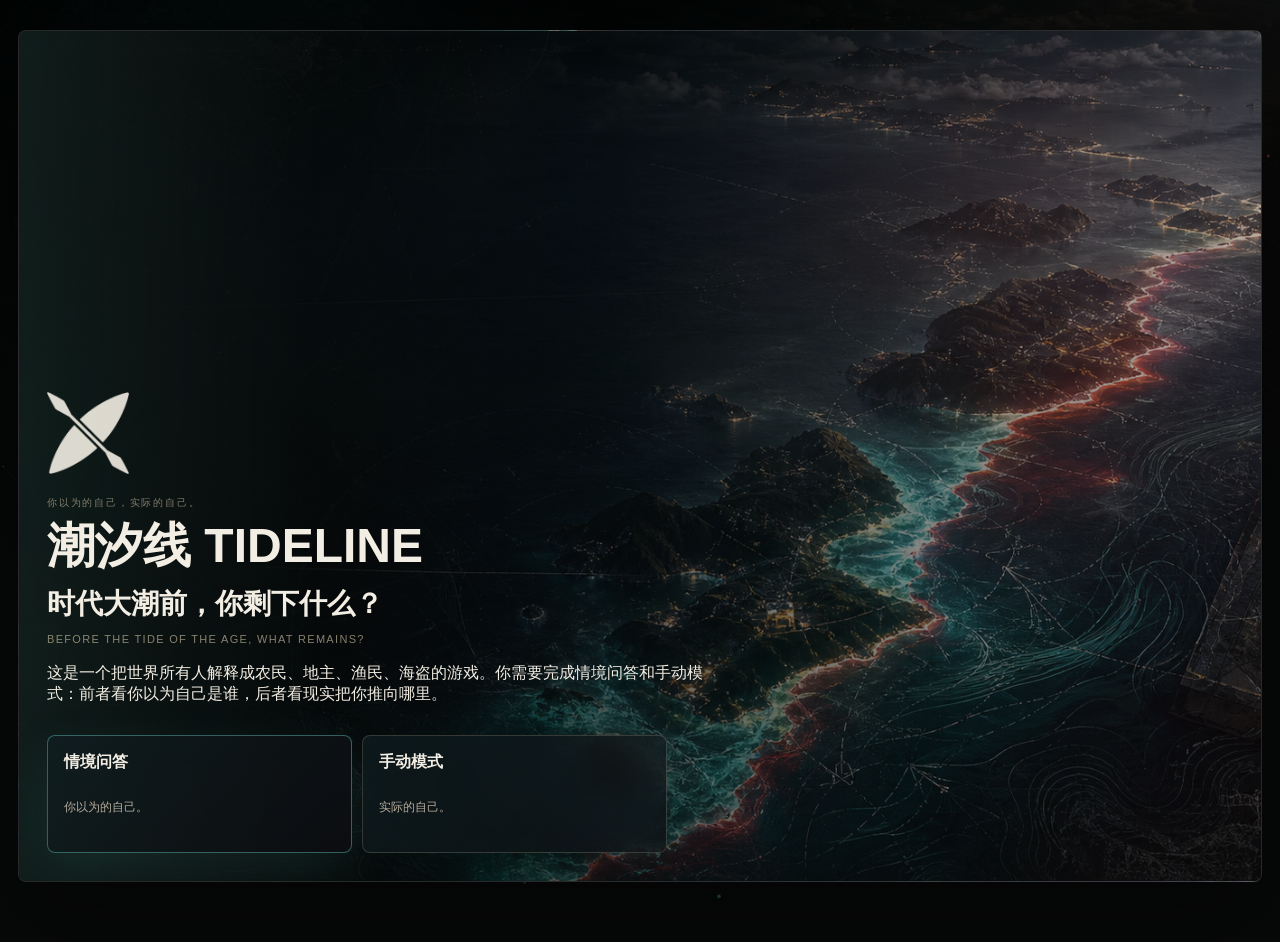
<file: index.html>
<!doctype html>
<html lang="zh-CN">
<head>
  <meta charset="utf-8">
  <meta name="viewport" content="width=device-width, initial-scale=1">
  <title>潮汐线 TIDELINE</title>
  <link rel="stylesheet" href="assets/styles.css?v=20260611a">
  <link rel="stylesheet" href="assets/mobile-fixes.css?v=20260611a">
</head>
<body data-page="home">
  <canvas id="network" aria-hidden="true"></canvas>
  <div class="result-flash" id="resultFlash" aria-hidden="true"></div>
  <main class="shell">
    <section class="crisis-hero home-only" id="hero" data-section="opening">
      <div class="hero-copy">
        <div class="hero-logo" aria-hidden="true"></div>
        <span class="section-note">你以为的自己，实际的自己。</span>
        <h1>潮汐线 TIDELINE</h1>
        <p class="hero-question"><strong>时代大潮前，你剩下什么？</strong><span>Before the tide of the age, what remains?</span></p>
        <p class="hero-intro">这是一个把世界所有人解释成农民、地主、渔民、海盗的游戏。你需要完成情境问答和手动模式：前者看你以为自己是谁，后者看现实把你推向哪里。</p>
        <div class="mode-choice">
          <div class="mode-grid">
            <a class="mode-card primary" href="quiz.html" data-start-mode="quiz">
              <strong>情境问答</strong>
              <span>你以为的自己。</span>
            </a>
            <a class="mode-card" href="test.html" data-start-mode="manual">
              <strong>手动模式</strong>
              <span>实际的自己。</span>
            </a>
          </div>
        </div>
      </div>
    </section>
  </main>
  <script type="module" src="assets/ui.js?v=20260611a"></script>
</body>
</html>
</file>
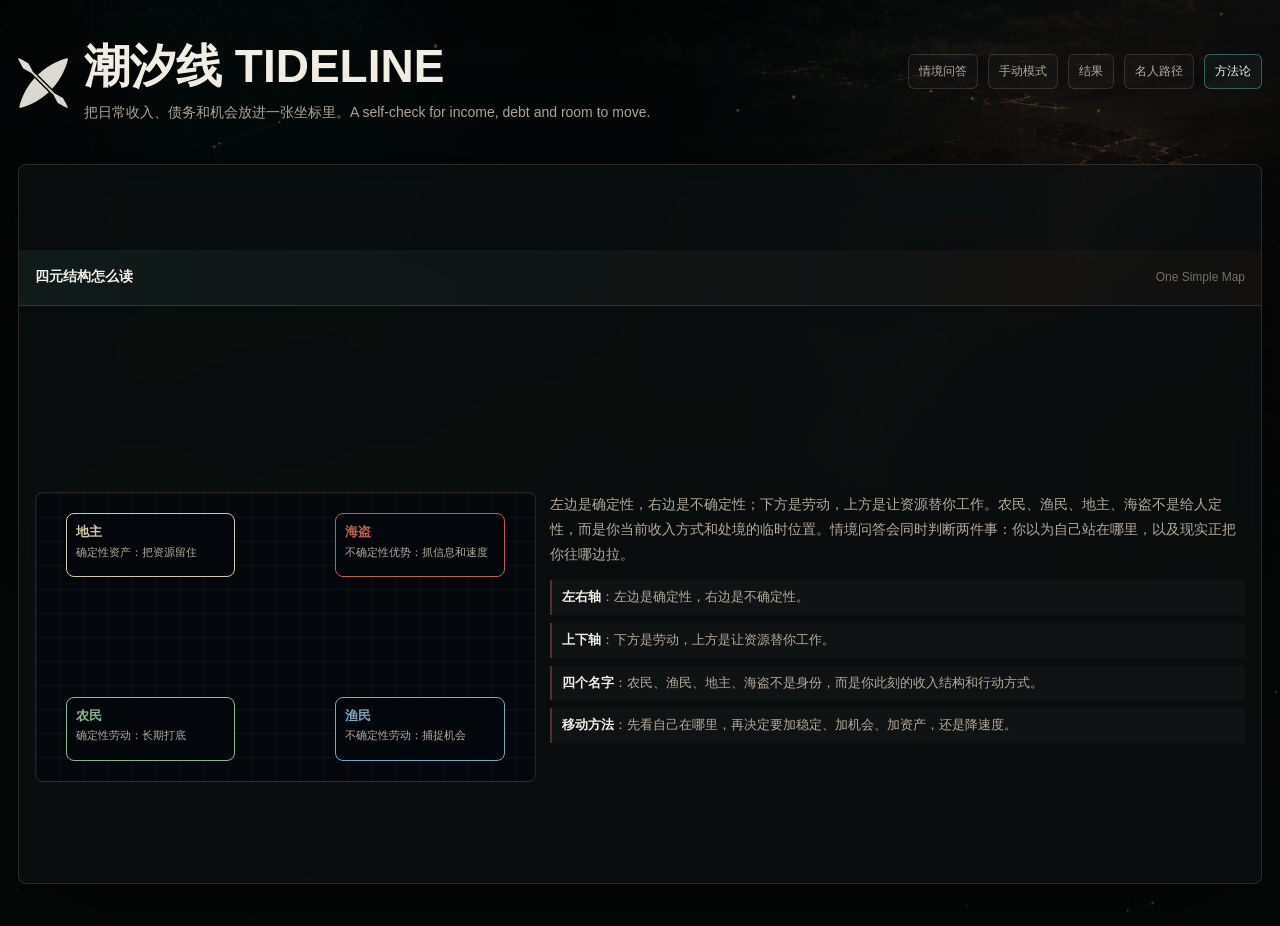
<file: model/index.html>
<!doctype html>
<html lang="zh-CN">
<head>
  <base href="../">
  <meta charset="utf-8">
  <meta name="viewport" content="width=device-width, initial-scale=1">
  <title>潮汐线 TIDELINE · 方法论</title>
  <link rel="stylesheet" href="assets/styles.css?v=20260611a">
  <link rel="stylesheet" href="assets/mobile-fixes.css?v=20260611a">
</head>
<body data-page="model">
  <canvas id="network" aria-hidden="true"></canvas>
  <div class="result-flash" id="resultFlash" aria-hidden="true"></div>
  <main class="shell">
    <header class="topbar" data-section="identity">
  <div class="brand"><div class="brand-mark" aria-hidden="true"></div><div><h1>潮汐线 TIDELINE</h1><p class="subtitle">把日常收入、债务和机会放进一张坐标里。A self-check for income, debt and room to move.</p></div></div>
  <nav class="page-nav" aria-label="主导航">
  <a class="" href="quiz.html">情境问答</a>
  <a class="" href="test.html">手动模式</a>
  <a class="" href="result.html">结果</a>
  <a class="" href="routes.html">名人路径</a>
  <a class="active" href="model.html">方法论</a>
</nav>
</header>
    <section class="panel full model-page" data-section="model-library"><div class="panel-head"><h2 class="panel-title">四元结构怎么读</h2><span class="panel-kicker">One Simple Map</span></div><div class="panel-body"><div class="theory"><div class="mini-map" id="miniMap"></div><div class="theory-copy"><p id="simpleTheoryDesc">左边是确定性，右边是不确定性；下方是劳动，上方是让资源替你工作。农民、渔民、地主、海盗不是给人定性，而是你当前收入方式和处境的临时位置。情境问答会同时判断两件事：你以为自己站在哪里，以及现实正把你往哪边拉。</p><div class="edge-list" id="edgeList"></div></div></div></div></section>
  </main>
  <script type="module" src="assets/ui.js?v=20260611a"></script>
</body>
</html>
</file>
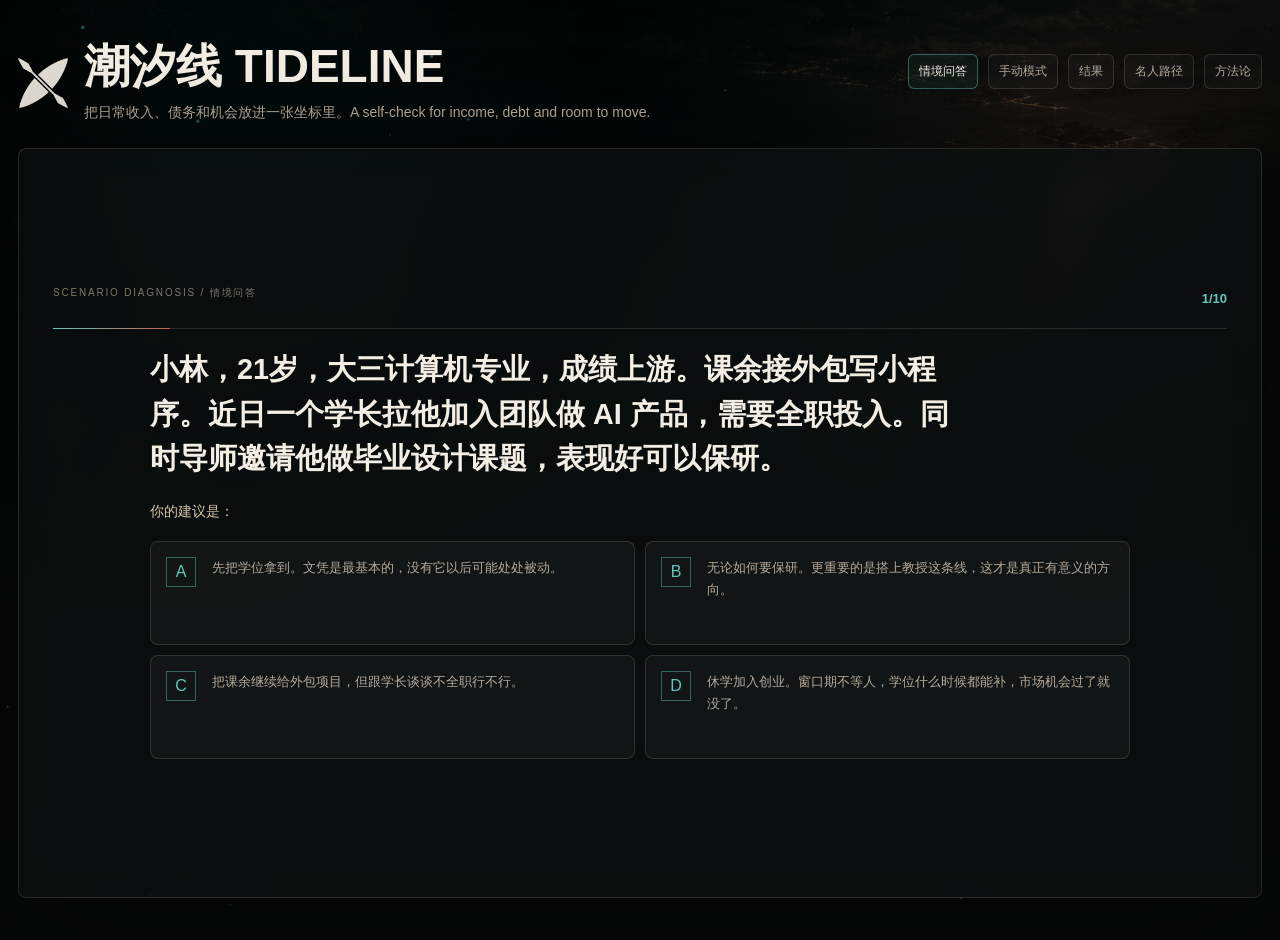
<file: quiz/index.html>
<!doctype html>
<html lang="zh-CN">
<head>
  <base href="../">
  <meta charset="utf-8">
  <meta name="viewport" content="width=device-width, initial-scale=1">
  <title>潮汐线 TIDELINE · 情境问答</title>
  <link rel="stylesheet" href="assets/styles.css?v=20260611a">
  <link rel="stylesheet" href="assets/mobile-fixes.css?v=20260611a">
</head>
<body data-page="quiz">
  <canvas id="network" aria-hidden="true"></canvas>
  <div class="result-flash" id="resultFlash" aria-hidden="true"></div>
  <main class="shell">
    <header class="topbar" data-section="identity">
      <div class="brand"><div class="brand-mark" aria-hidden="true"></div><div><h1>潮汐线 TIDELINE</h1><p class="subtitle">把日常收入、债务和机会放进一张坐标里。A self-check for income, debt and room to move.</p></div></div>
      <nav class="page-nav" aria-label="主导航">
        <a class="active" href="quiz.html">情境问答</a>
        <a class="" href="test.html">手动模式</a>
        <a class="" href="result.html">结果</a>
        <a class="" href="routes.html">名人路径</a>
        <a class="" href="model.html">方法论</a>
      </nav>
    </header>
    <section class="quiz-stage panel" data-section="quiz">
      <div class="quiz-meta"><span class="section-note">Scenario Diagnosis / 情境问答</span><strong id="quizProgress">1/10</strong></div>
      <div class="quiz-bar"><span id="quizBar"></span></div>
      <article class="quiz-card">
        <h2 id="quizPerson">小林，21岁，大三计算机专业，成绩上游。课余接外包写小程序。</h2>
        <p class="quiz-prompt">你的建议是：</p>
        <div class="quiz-options" id="quizOptions"></div>
      </article>
    </section>
  </main>
  <script type="module" src="assets/ui.js?v=20260611a"></script>
</body>
</html>
</file>
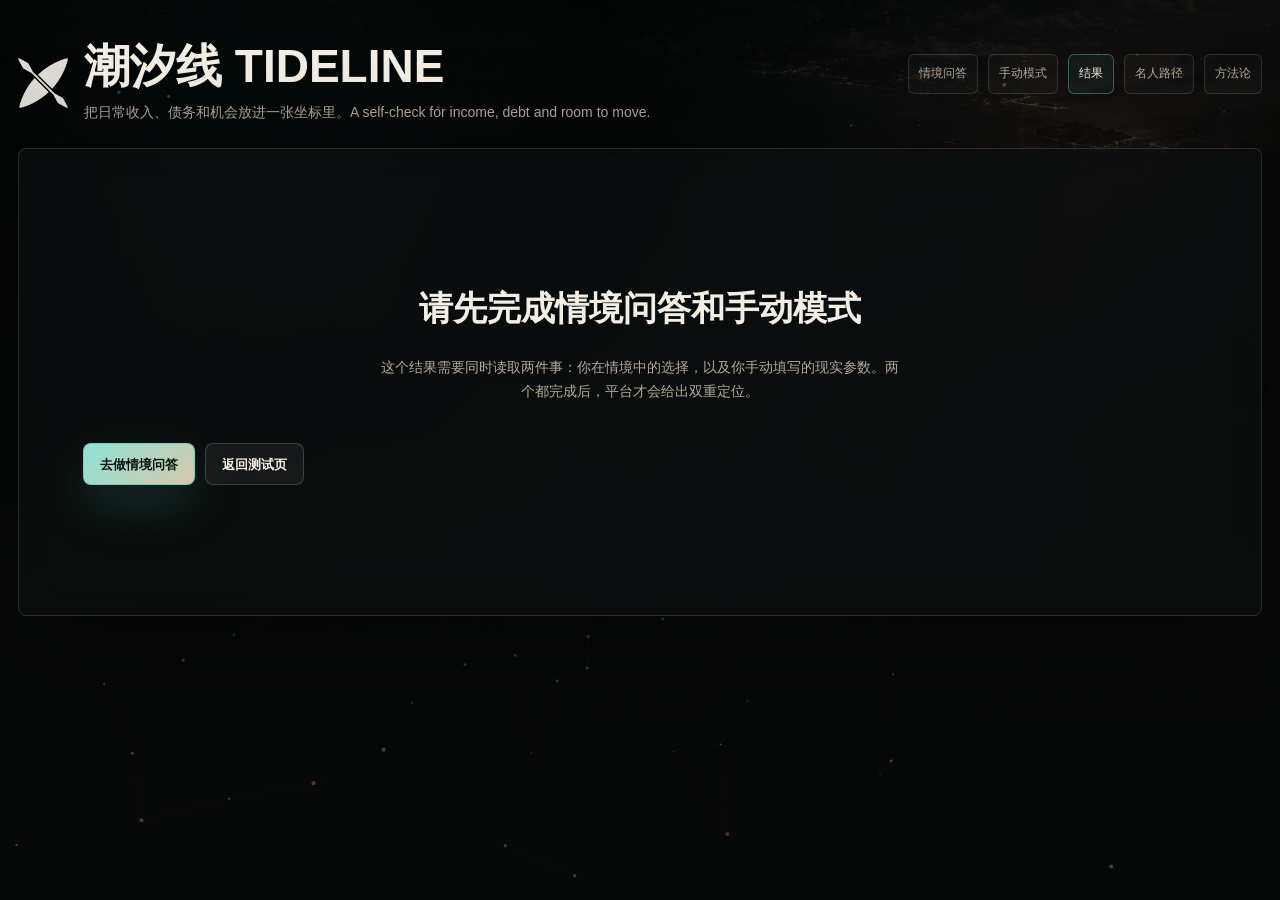
<file: result/index.html>
<!doctype html>
<html lang="zh-CN">
<head>
  <base href="../">
  <meta charset="utf-8">
  <meta name="viewport" content="width=device-width, initial-scale=1">
  <title>潮汐线 TIDELINE · 结果</title>
  <link rel="stylesheet" href="assets/styles.css?v=20260611a">
  <link rel="stylesheet" href="assets/mobile-fixes.css?v=20260611a">
</head>
<body data-page="result">
  <canvas id="network" aria-hidden="true"></canvas>
  <div class="result-flash" id="resultFlash" aria-hidden="true"></div>
  <main class="shell result-shell">
    <header class="topbar" data-section="identity">
      <div class="brand"><div class="brand-mark" aria-hidden="true"></div><div><h1>潮汐线 TIDELINE</h1><p class="subtitle">把日常收入、债务和机会放进一张坐标里。A self-check for income, debt and room to move.</p></div></div>
      <nav class="page-nav" aria-label="主导航">
        <a class="" href="quiz.html">情境问答</a>
        <a class="" href="test.html">手动模式</a>
        <a class="active" href="result.html">结果</a>
        <a class="" href="routes.html">名人路径</a>
        <a class="" href="model.html">方法论</a>
      </nav>
    </header>
    <section class="empty-result panel" id="emptyResult"><h2>请先完成情境问答和手动模式</h2><p>这个结果需要同时读取两件事：你在情境中的选择，以及你手动填写的现实参数。两个都完成后，平台才会给出双重定位。</p><div class="hero-actions"><a class="hero-btn primary" href="quiz.html">去做情境问答</a><a class="hero-btn" href="test.html">返回测试页</a></div></section>
    <section class="result-content personality-result" id="resultContent">
      <section class="personality-hero panel" data-section="personality-result">
        <span class="section-note">My Tide Type / 我的潮汐人格</span>
        <p class="personality-eyebrow">你的结果</p>
        <h2 id="personalityResultName">农民</h2>
        <p id="personalityResultLine">用时间换确定性</p>
      </section>

      <section class="deep-diagnosis" data-section="personality-depth">
        <details class="panel" open><summary>双重定位 · 你以为的你 × 现实的拉力</summary><div class="panel-body">
          <div class="cross-locked hidden" id="crossLocked"><p>双重定位需要读取你的答题选择。完成情境问答之后，这里会对照两个位置：<strong>你以为的自己</strong>（你在十个处境里做的选择），和<strong>现实的拉力</strong>（你的参数算出来的位置）。两者对不对得上，往往比结果本身更说明问题。</p><a class="hero-btn" href="quiz.html">去做情境问答</a></div>
          <div id="crossContent">
            <div class="cross-roles">
              <div class="cross-chip" id="crossSelfChip"><small>你以为的自己</small><strong id="crossSelfName">—</strong><span id="crossSelfLine"></span></div>
              <span class="cross-arrow" aria-hidden="true">×</span>
              <div class="cross-chip" id="crossStructChip"><small>实际的自己</small><strong id="crossStructName">—</strong><span id="crossStructLine"></span></div>
            </div>
            <h3 class="cross-title" id="crossTitle"></h3>
            <p class="cross-body" id="crossBody"></p>
            <p class="cross-move" id="crossMove"></p>
            <p class="cross-hint" id="crossHint">下方坐标图里：实心点是现实的你，空心环是你以为的你。两点之间的虚线，就是上面这段话说的差距。</p>
          </div>
        </div></details>
        <section class="target-card target-before-map"><span class="section-note">Target Drag / Future Position</span><h3>拖动光点，选择想去的位置</h3><p>现在两个点之间的连线，是你理想和现实的路程。实心点是现实的你，空心环是你以为的你；你可以拖动亮点，看看自己想去哪里。</p></section>
        <details class="panel" open><summary>四元坐标图</summary><div class="panel-body quad-wrap"><div class="quad diagnostic-quad" id="diagnosticQuad"><span class="axis top">占有 / 被动收益</span><span class="axis bottom">劳动 / 主动收益</span><span class="axis left">陆地经济 / 确定性</span><span class="axis right">海洋经济 / 不确定性</span><div class="node landlord"><strong>地主</strong><span>地契</span></div><div class="node pirate"><strong>海盗</strong><span>截流</span></div><div class="node farmer"><strong>农民</strong><span>生产</span></div><div class="node fisher"><strong>渔民</strong><span>应变</span></div><div class="position-dot" id="dot"></div><div class="position-label" id="dotLabel">你的结果</div><div class="self-position-dot" id="selfMarker" style="display:none"><em>你以为</em></div><svg class="trajectory-overlay" id="trajectoryOverlay" viewBox="0 0 100 100" aria-hidden="true"><line id="crossLine" x1="0" y1="0" x2="0" y2="0" style="display:none"></line><polyline id="trajectoryPolyline" points=""></polyline><g id="trajectoryPoints"></g></svg><div class="target-path" id="targetPath" aria-hidden="true"></div><button class="target-dot" id="targetDot" type="button" aria-label="拖动光点，选择想去的位置"></button></div><div class="score-grid"><div class="score" style="--tone: var(--gold)"><span>地主分</span><strong id="scoreLandlord">24</strong></div><div class="score" style="--tone: var(--red)"><span>海盗分</span><strong id="scorePirate">18</strong></div><div class="score" style="--tone: var(--green)"><span>农民分</span><strong id="scoreFarmer">70</strong></div><div class="score" style="--tone: var(--blue)"><span>渔民分</span><strong id="scoreFisher">46</strong></div></div></div></details>
        <details class="panel"><summary>走成我期望轨迹的伟人</summary><div class="panel-body"><div class="expected-head"><div><span class="section-note">Expected Route / 参考路径</span><h3>看看接近你目标方向的人怎么走</h3><p>拖动光点后，平台会按你想去的位置挑出几张参考卡。</p></div><a class="open-famous" id="openFamousRoutes" href="routes.html">查看更多</a></div><div class="expected-cards" id="expectedGreatCards"></div></div></details>
      </section>
    </section>
  </main>
  <script type="module" src="assets/ui.js?v=20260611a"></script>
</body>
</html>
</file>
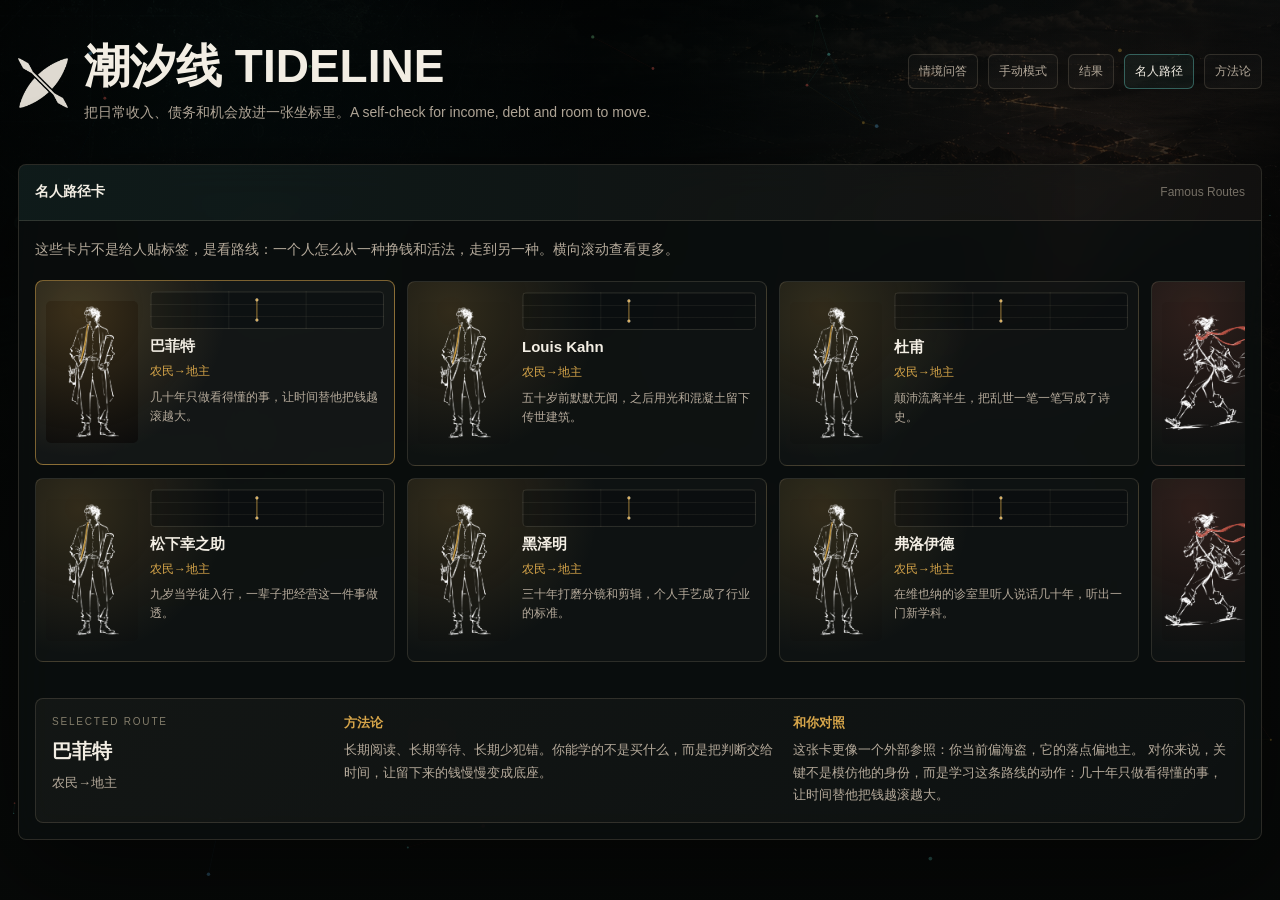
<file: routes/index.html>
<!doctype html>
<html lang="zh-CN">
<head>
  <base href="../">
  <meta charset="utf-8">
  <meta name="viewport" content="width=device-width, initial-scale=1">
  <title>潮汐线 TIDELINE · 名人路径</title>
  <link rel="stylesheet" href="assets/styles.css?v=20260611a">
  <link rel="stylesheet" href="assets/mobile-fixes.css?v=20260611a">
</head>
<body data-page="routes">
  <canvas id="network" aria-hidden="true"></canvas>
  <div class="result-flash" id="resultFlash" aria-hidden="true"></div>
  <main class="shell">
    <header class="topbar" data-section="identity">
  <div class="brand"><div class="brand-mark" aria-hidden="true"></div><div><h1>潮汐线 TIDELINE</h1><p class="subtitle">把日常收入、债务和机会放进一张坐标里。A self-check for income, debt and room to move.</p></div></div>
  <nav class="page-nav" aria-label="主导航">
  <a class="" href="quiz.html">情境问答</a>
  <a class="" href="test.html">手动模式</a>
  <a class="" href="result.html">结果</a>
  <a class="active" href="routes.html">名人路径</a>
  <a class="" href="model.html">方法论</a>
</nav>
</header>
    <section class="panel full famous-section" data-section="famous-routes"><div class="panel-head"><h2 class="panel-title">名人路径卡</h2><span class="panel-kicker">Famous Routes</span></div><div class="panel-body"><p class="route-intro">这些卡片不是给人贴标签，是看路线：一个人怎么从一种挣钱和活法，走到另一种。横向滚动查看更多。</p><div class="famous-groups" id="famousRoutes" aria-label="每日新增 3 人"></div><section class="famous-detail" id="famousDetail" aria-live="polite"><div><span class="section-note">Selected Route</span><h3 id="selectedFamousName">巴菲特</h3><p id="selectedFamousRoute">农民→地主</p></div><div><h4>方法论</h4><p id="selectedFamousMethod">把稳定、耐心和复利变成一套长期可执行的系统。</p></div><div><h4>和你对照</h4><p id="selectedFamousCompare">如果你的底盘也偏农民，重点不是追速度，而是把留存和判断沉淀下来。</p></div></section></div></section>
  </main>
  <script type="module" src="assets/ui.js?v=20260611a"></script>
</body>
</html>
</file>
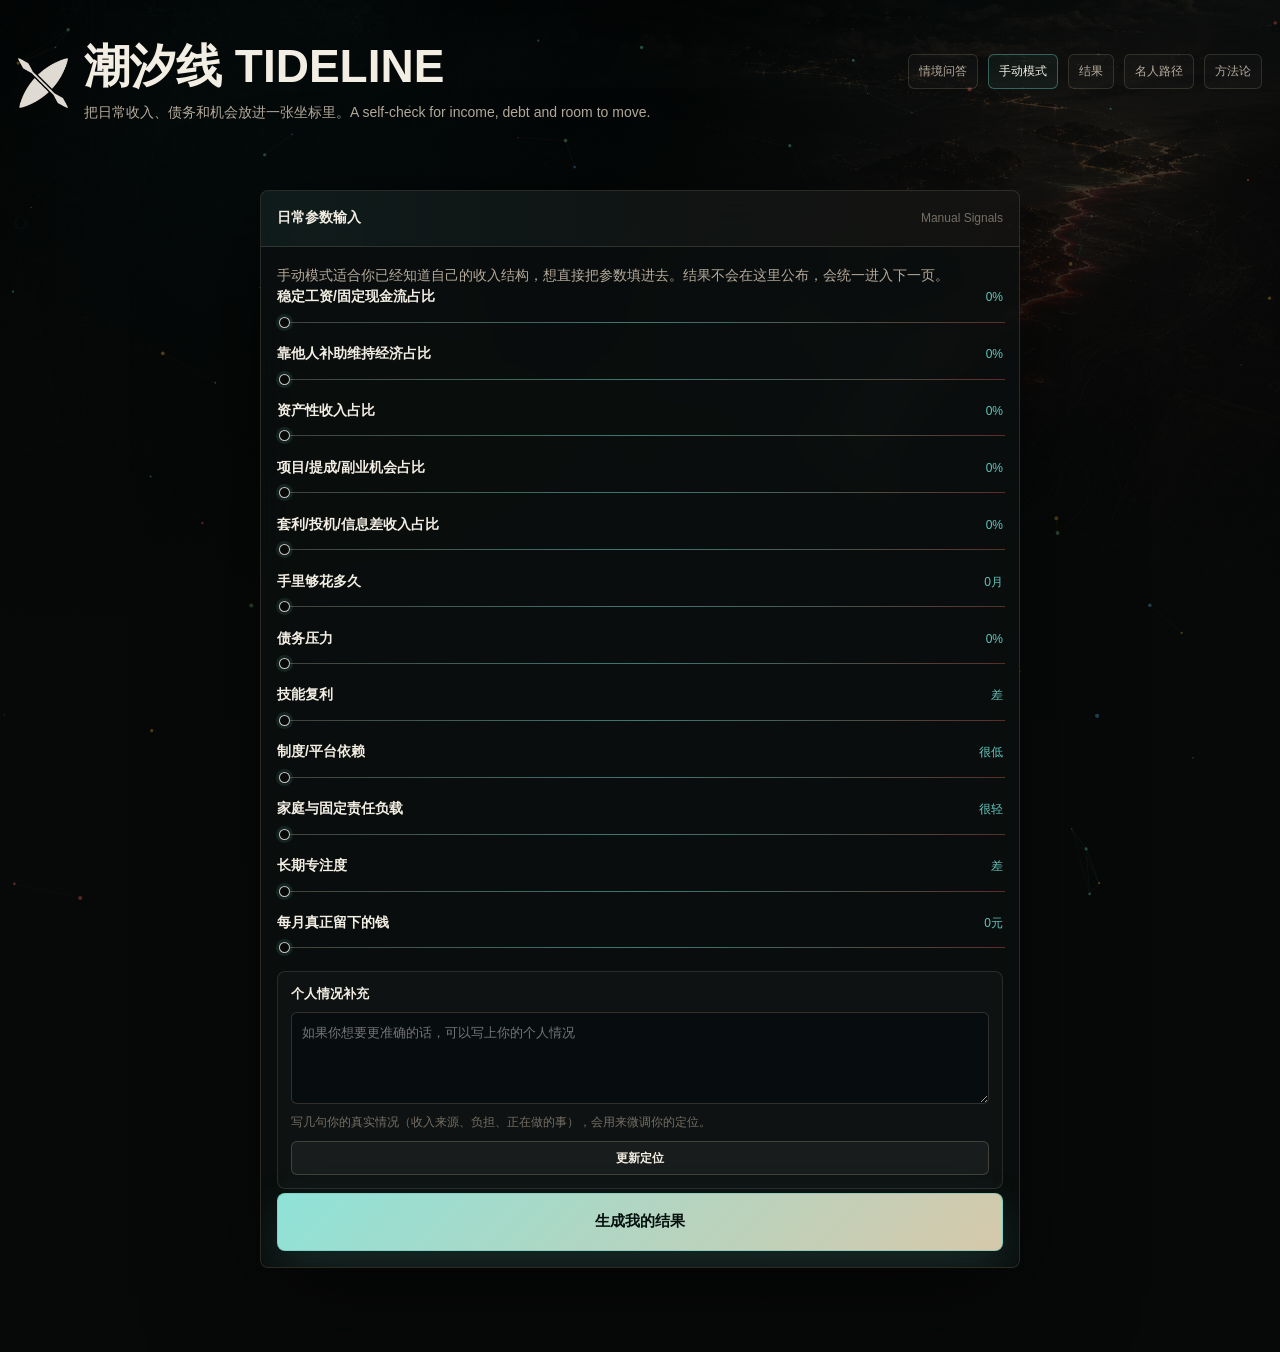
<file: test/index.html>
<!doctype html>
<html lang="zh-CN">
<head>
  <base href="../">
  <meta charset="utf-8">
  <meta name="viewport" content="width=device-width, initial-scale=1">
  <title>潮汐线 TIDELINE · 测试</title>
  <link rel="stylesheet" href="assets/styles.css?v=20260611a">
  <link rel="stylesheet" href="assets/mobile-fixes.css?v=20260611a">
</head>
<body data-page="test">
  <canvas id="network" aria-hidden="true"></canvas>
  <div class="result-flash" id="resultFlash" aria-hidden="true"></div>
  <main class="shell">
    <header class="topbar" data-section="identity">
  <div class="brand"><div class="brand-mark" aria-hidden="true"></div><div><h1>潮汐线 TIDELINE</h1><p class="subtitle">把日常收入、债务和机会放进一张坐标里。A self-check for income, debt and room to move.</p></div></div>
  <nav class="page-nav" aria-label="主导航">
  <a class="" href="quiz.html">情境问答</a>
  <a class="active" href="test.html">手动模式</a>
  <a class="" href="result.html">结果</a>
  <a class="" href="routes.html">名人路径</a>
  <a class="" href="model.html">方法论</a>
</nav>
</header>
    <section class="manual-layout" data-section="manual-input">
      <section class="panel manual-entry">
        <div class="panel-head"><h2 class="panel-title">日常参数输入</h2><span class="panel-kicker">Manual Signals</span></div>
        <div class="panel-body">
          <p class="detail-copy">手动模式适合你已经知道自己的收入结构，想直接把参数填进去。结果不会在这里公布，会统一进入下一页。</p>
          <div class="test-form" id="form"></div>
          <div class="situation-card"><label for="situationInput">个人情况补充</label><textarea id="situationInput" placeholder="如果你想要更准确的话，可以写上你的个人情况"></textarea><p id="situationHint">写几句你的真实情况（收入来源、负担、正在做的事），会用来微调你的定位。</p><button id="situationApply" type="button">更新定位</button></div>
          <div class="flow-actions"><a class="generate-card-button" id="generateTideCardButton" href="result.html">生成我的结果</a></div>
        </div>
      </section>
    </section>
  </main>
  <script type="module" src="assets/ui.js?v=20260611a"></script>
</body>
</html>
</file>
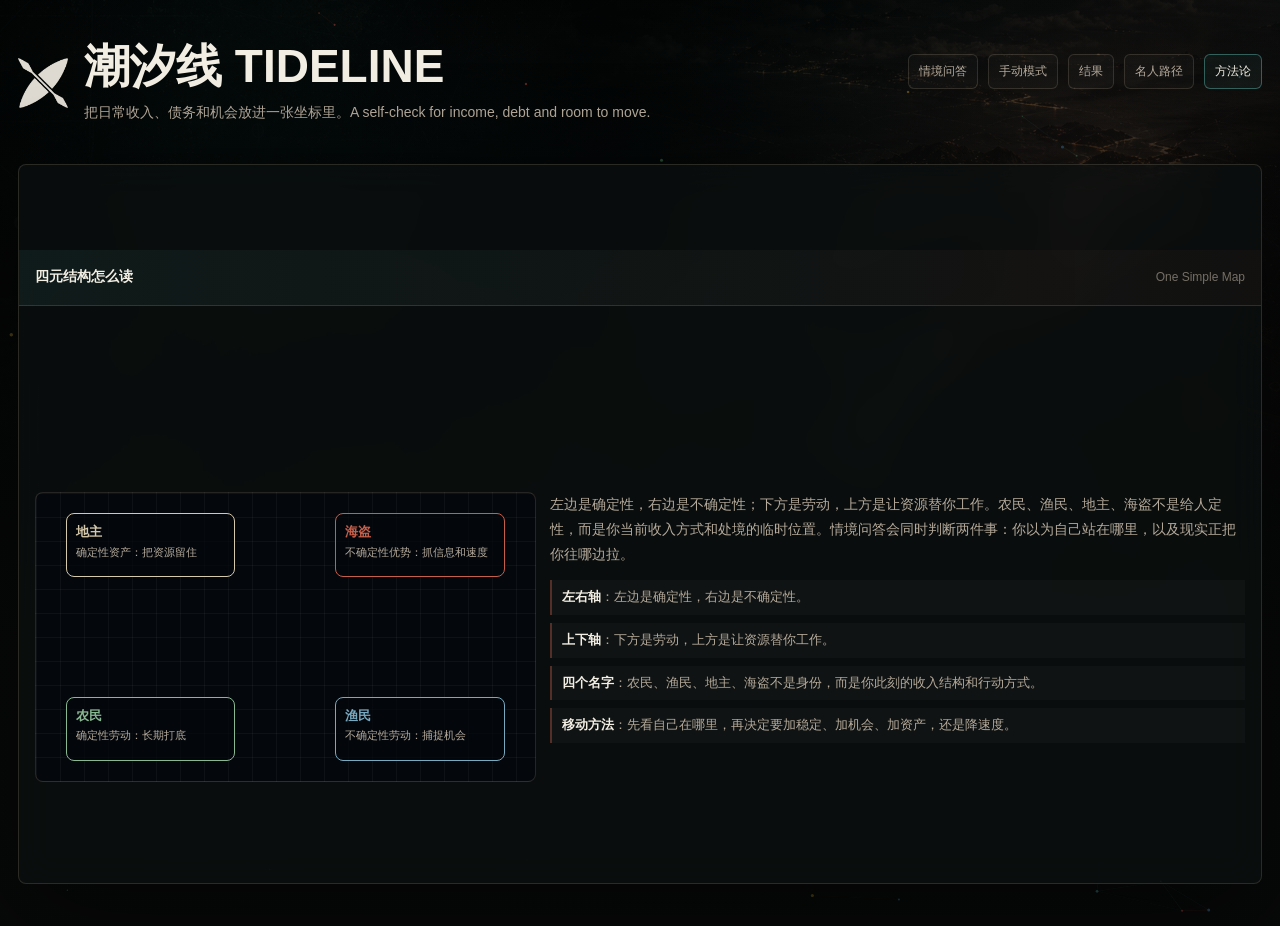
<file: model.html>
<!doctype html>
<html lang="zh-CN">
<head>
  <meta charset="utf-8">
  <meta name="viewport" content="width=device-width, initial-scale=1">
  <title>潮汐线 TIDELINE · 方法论</title>
  <link rel="stylesheet" href="assets/styles.css?v=20260611a">
  <link rel="stylesheet" href="assets/mobile-fixes.css?v=20260611a">
</head>
<body data-page="model">
  <canvas id="network" aria-hidden="true"></canvas>
  <div class="result-flash" id="resultFlash" aria-hidden="true"></div>
  <main class="shell">
    <header class="topbar" data-section="identity">
  <div class="brand"><div class="brand-mark" aria-hidden="true"></div><div><h1>潮汐线 TIDELINE</h1><p class="subtitle">把日常收入、债务和机会放进一张坐标里。A self-check for income, debt and room to move.</p></div></div>
  <nav class="page-nav" aria-label="主导航">
  <a class="" href="quiz.html">情境问答</a>
  <a class="" href="test.html">手动模式</a>
  <a class="" href="result.html">结果</a>
  <a class="" href="routes.html">名人路径</a>
  <a class="active" href="model.html">方法论</a>
</nav>
</header>
    <section class="panel full model-page" data-section="model-library"><div class="panel-head"><h2 class="panel-title">四元结构怎么读</h2><span class="panel-kicker">One Simple Map</span></div><div class="panel-body"><div class="theory"><div class="mini-map" id="miniMap"></div><div class="theory-copy"><p id="simpleTheoryDesc">左边是确定性，右边是不确定性；下方是劳动，上方是让资源替你工作。农民、渔民、地主、海盗不是给人定性，而是你当前收入方式和处境的临时位置。情境问答会同时判断两件事：你以为自己站在哪里，以及现实正把你往哪边拉。</p><div class="edge-list" id="edgeList"></div></div></div></div></section>
  </main>
  <script type="module" src="assets/ui.js?v=20260611a"></script>
</body>
</html>
</file>
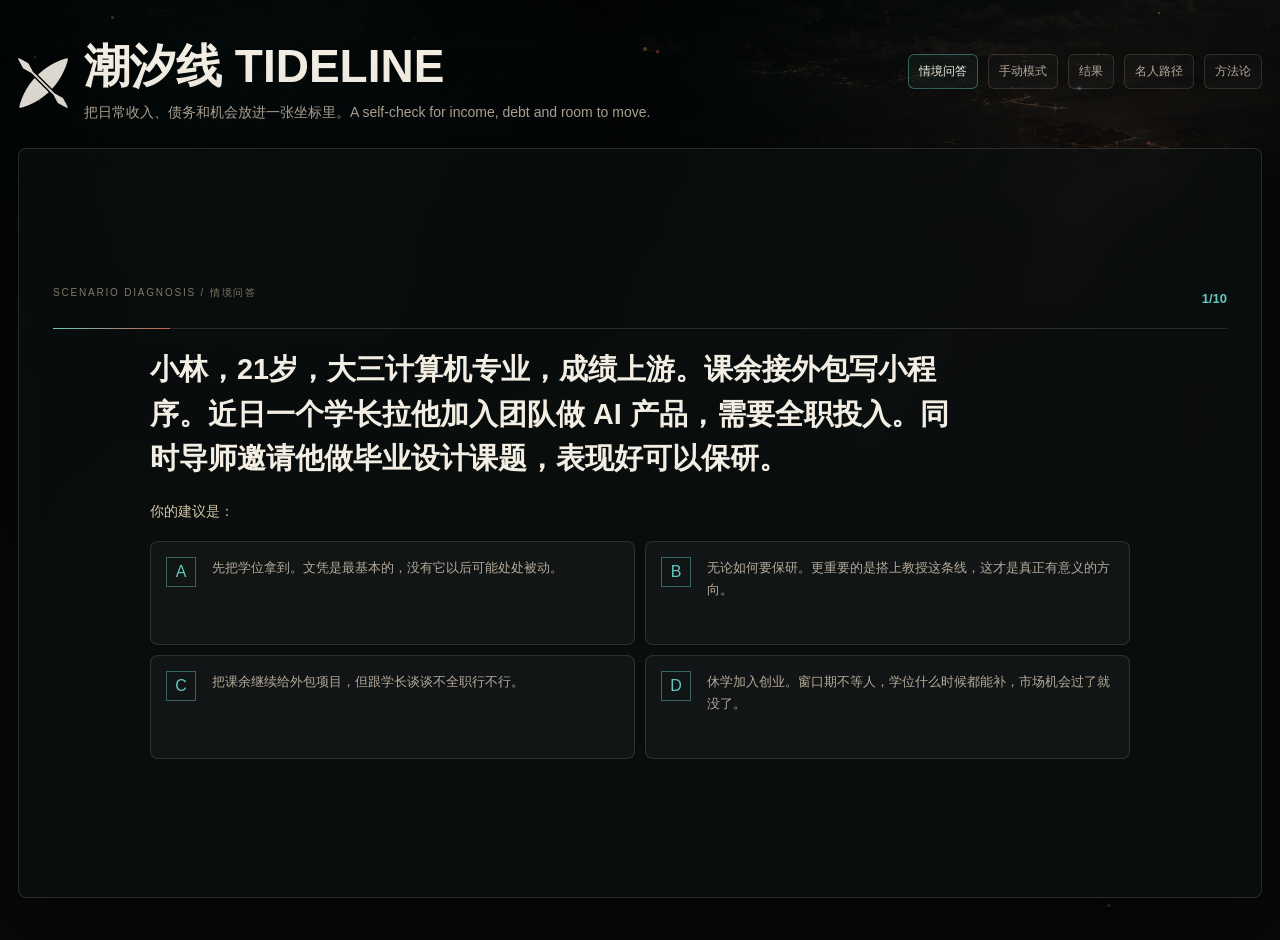
<file: quiz.html>
<!doctype html>
<html lang="zh-CN">
<head>
  <meta charset="utf-8">
  <meta name="viewport" content="width=device-width, initial-scale=1">
  <title>潮汐线 TIDELINE · 情境问答</title>
  <link rel="stylesheet" href="assets/styles.css?v=20260611a">
  <link rel="stylesheet" href="assets/mobile-fixes.css?v=20260611a">
</head>
<body data-page="quiz">
  <canvas id="network" aria-hidden="true"></canvas>
  <div class="result-flash" id="resultFlash" aria-hidden="true"></div>
  <main class="shell">
    <header class="topbar" data-section="identity">
      <div class="brand"><div class="brand-mark" aria-hidden="true"></div><div><h1>潮汐线 TIDELINE</h1><p class="subtitle">把日常收入、债务和机会放进一张坐标里。A self-check for income, debt and room to move.</p></div></div>
      <nav class="page-nav" aria-label="主导航">
        <a class="active" href="quiz.html">情境问答</a>
        <a class="" href="test.html">手动模式</a>
        <a class="" href="result.html">结果</a>
        <a class="" href="routes.html">名人路径</a>
        <a class="" href="model.html">方法论</a>
      </nav>
    </header>
    <section class="quiz-stage panel" data-section="quiz">
      <div class="quiz-meta"><span class="section-note">Scenario Diagnosis / 情境问答</span><strong id="quizProgress">1/10</strong></div>
      <div class="quiz-bar"><span id="quizBar"></span></div>
      <article class="quiz-card">
        <h2 id="quizPerson">小林，21岁，大三计算机专业，成绩上游。课余接外包写小程序。</h2>
        <p class="quiz-prompt">你的建议是：</p>
        <div class="quiz-options" id="quizOptions"></div>
      </article>
    </section>
  </main>
  <script type="module" src="assets/ui.js?v=20260611a"></script>
</body>
</html>
</file>
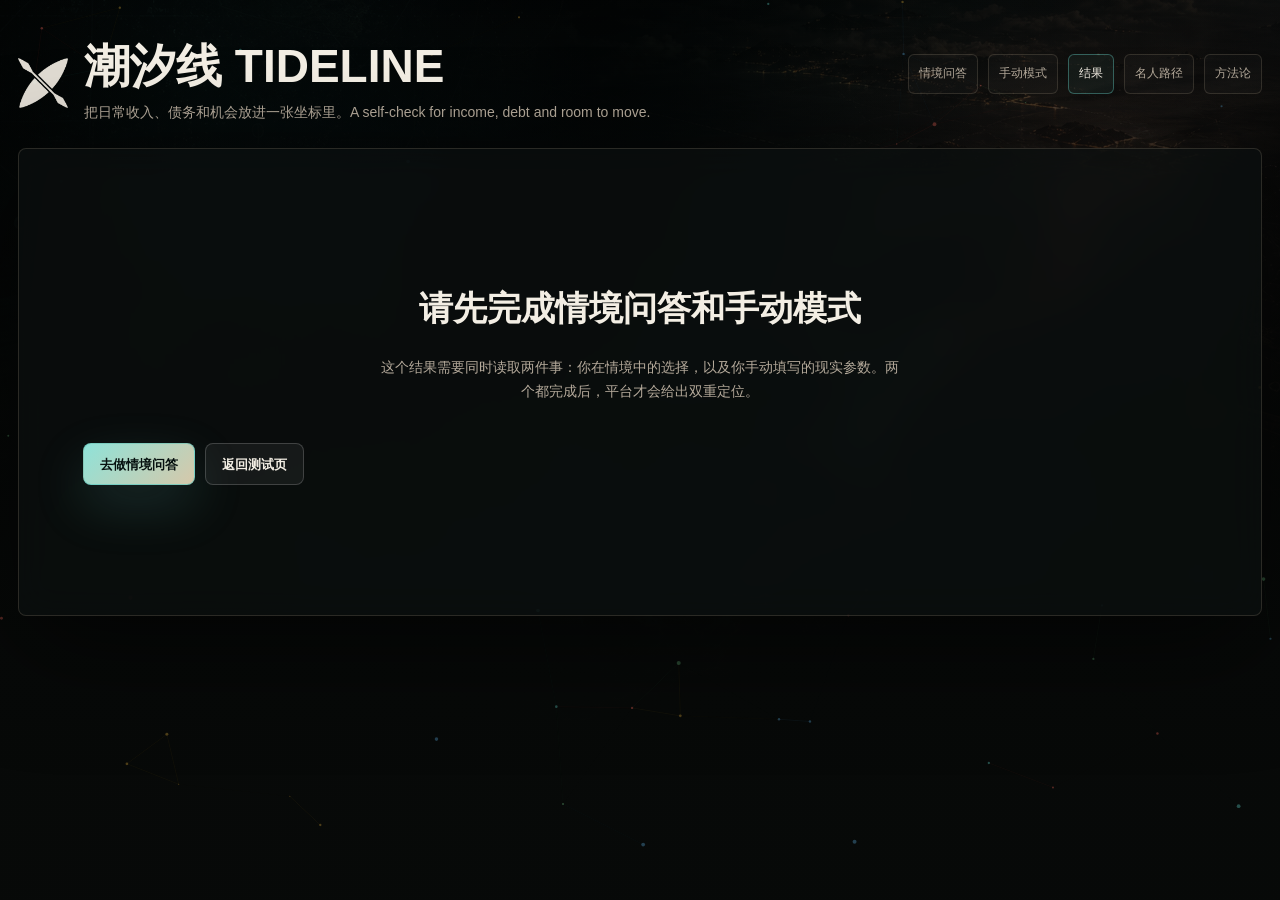
<file: result.html>
<!doctype html>
<html lang="zh-CN">
<head>
  <meta charset="utf-8">
  <meta name="viewport" content="width=device-width, initial-scale=1">
  <title>潮汐线 TIDELINE · 结果</title>
  <link rel="stylesheet" href="assets/styles.css?v=20260611a">
  <link rel="stylesheet" href="assets/mobile-fixes.css?v=20260611a">
</head>
<body data-page="result">
  <canvas id="network" aria-hidden="true"></canvas>
  <div class="result-flash" id="resultFlash" aria-hidden="true"></div>
  <main class="shell result-shell">
    <header class="topbar" data-section="identity">
      <div class="brand"><div class="brand-mark" aria-hidden="true"></div><div><h1>潮汐线 TIDELINE</h1><p class="subtitle">把日常收入、债务和机会放进一张坐标里。A self-check for income, debt and room to move.</p></div></div>
      <nav class="page-nav" aria-label="主导航">
        <a class="" href="quiz.html">情境问答</a>
        <a class="" href="test.html">手动模式</a>
        <a class="active" href="result.html">结果</a>
        <a class="" href="routes.html">名人路径</a>
        <a class="" href="model.html">方法论</a>
      </nav>
    </header>
    <section class="empty-result panel" id="emptyResult"><h2>请先完成情境问答和手动模式</h2><p>这个结果需要同时读取两件事：你在情境中的选择，以及你手动填写的现实参数。两个都完成后，平台才会给出双重定位。</p><div class="hero-actions"><a class="hero-btn primary" href="quiz.html">去做情境问答</a><a class="hero-btn" href="test.html">返回测试页</a></div></section>
    <section class="result-content personality-result" id="resultContent">
      <section class="personality-hero panel" data-section="personality-result">
        <span class="section-note">My Tide Type / 我的潮汐人格</span>
        <p class="personality-eyebrow">你的结果</p>
        <h2 id="personalityResultName">农民</h2>
        <p id="personalityResultLine">用时间换确定性</p>
      </section>

      <section class="deep-diagnosis" data-section="personality-depth">
        <details class="panel" open><summary>双重定位 · 你以为的你 × 现实的拉力</summary><div class="panel-body">
          <div class="cross-locked hidden" id="crossLocked"><p>双重定位需要读取你的答题选择。完成情境问答之后，这里会对照两个位置：<strong>你以为的自己</strong>（你在十个处境里做的选择），和<strong>现实的拉力</strong>（你的参数算出来的位置）。两者对不对得上，往往比结果本身更说明问题。</p><a class="hero-btn" href="quiz.html">去做情境问答</a></div>
          <div id="crossContent">
            <div class="cross-roles">
              <div class="cross-chip" id="crossSelfChip"><small>你以为的自己</small><strong id="crossSelfName">—</strong><span id="crossSelfLine"></span></div>
              <span class="cross-arrow" aria-hidden="true">×</span>
              <div class="cross-chip" id="crossStructChip"><small>实际的自己</small><strong id="crossStructName">—</strong><span id="crossStructLine"></span></div>
            </div>
            <h3 class="cross-title" id="crossTitle"></h3>
            <p class="cross-body" id="crossBody"></p>
            <p class="cross-move" id="crossMove"></p>
            <p class="cross-hint" id="crossHint">下方坐标图里：实心点是现实的你，空心环是你以为的你。两点之间的虚线，就是上面这段话说的差距。</p>
          </div>
        </div></details>
        <section class="target-card target-before-map"><span class="section-note">Target Drag / Future Position</span><h3>拖动光点，选择想去的位置</h3><p>现在两个点之间的连线，是你理想和现实的路程。实心点是现实的你，空心环是你以为的你；你可以拖动亮点，看看自己想去哪里。</p></section>
        <details class="panel" open><summary>四元坐标图</summary><div class="panel-body quad-wrap"><div class="quad diagnostic-quad" id="diagnosticQuad"><span class="axis top">占有 / 被动收益</span><span class="axis bottom">劳动 / 主动收益</span><span class="axis left">陆地经济 / 确定性</span><span class="axis right">海洋经济 / 不确定性</span><div class="node landlord"><strong>地主</strong><span>地契</span></div><div class="node pirate"><strong>海盗</strong><span>截流</span></div><div class="node farmer"><strong>农民</strong><span>生产</span></div><div class="node fisher"><strong>渔民</strong><span>应变</span></div><div class="position-dot" id="dot"></div><div class="position-label" id="dotLabel">你的结果</div><div class="self-position-dot" id="selfMarker" style="display:none"><em>你以为</em></div><svg class="trajectory-overlay" id="trajectoryOverlay" viewBox="0 0 100 100" aria-hidden="true"><line id="crossLine" x1="0" y1="0" x2="0" y2="0" style="display:none"></line><polyline id="trajectoryPolyline" points=""></polyline><g id="trajectoryPoints"></g></svg><div class="target-path" id="targetPath" aria-hidden="true"></div><button class="target-dot" id="targetDot" type="button" aria-label="拖动光点，选择想去的位置"></button></div><div class="score-grid"><div class="score" style="--tone: var(--gold)"><span>地主分</span><strong id="scoreLandlord">24</strong></div><div class="score" style="--tone: var(--red)"><span>海盗分</span><strong id="scorePirate">18</strong></div><div class="score" style="--tone: var(--green)"><span>农民分</span><strong id="scoreFarmer">70</strong></div><div class="score" style="--tone: var(--blue)"><span>渔民分</span><strong id="scoreFisher">46</strong></div></div></div></details>
        <details class="panel"><summary>走成我期望轨迹的伟人</summary><div class="panel-body"><div class="expected-head"><div><span class="section-note">Expected Route / 参考路径</span><h3>看看接近你目标方向的人怎么走</h3><p>拖动光点后，平台会按你想去的位置挑出几张参考卡。</p></div><a class="open-famous" id="openFamousRoutes" href="routes.html">查看更多</a></div><div class="expected-cards" id="expectedGreatCards"></div></div></details>
      </section>
    </section>
  </main>
  <script type="module" src="assets/ui.js?v=20260611a"></script>
</body>
</html>
</file>
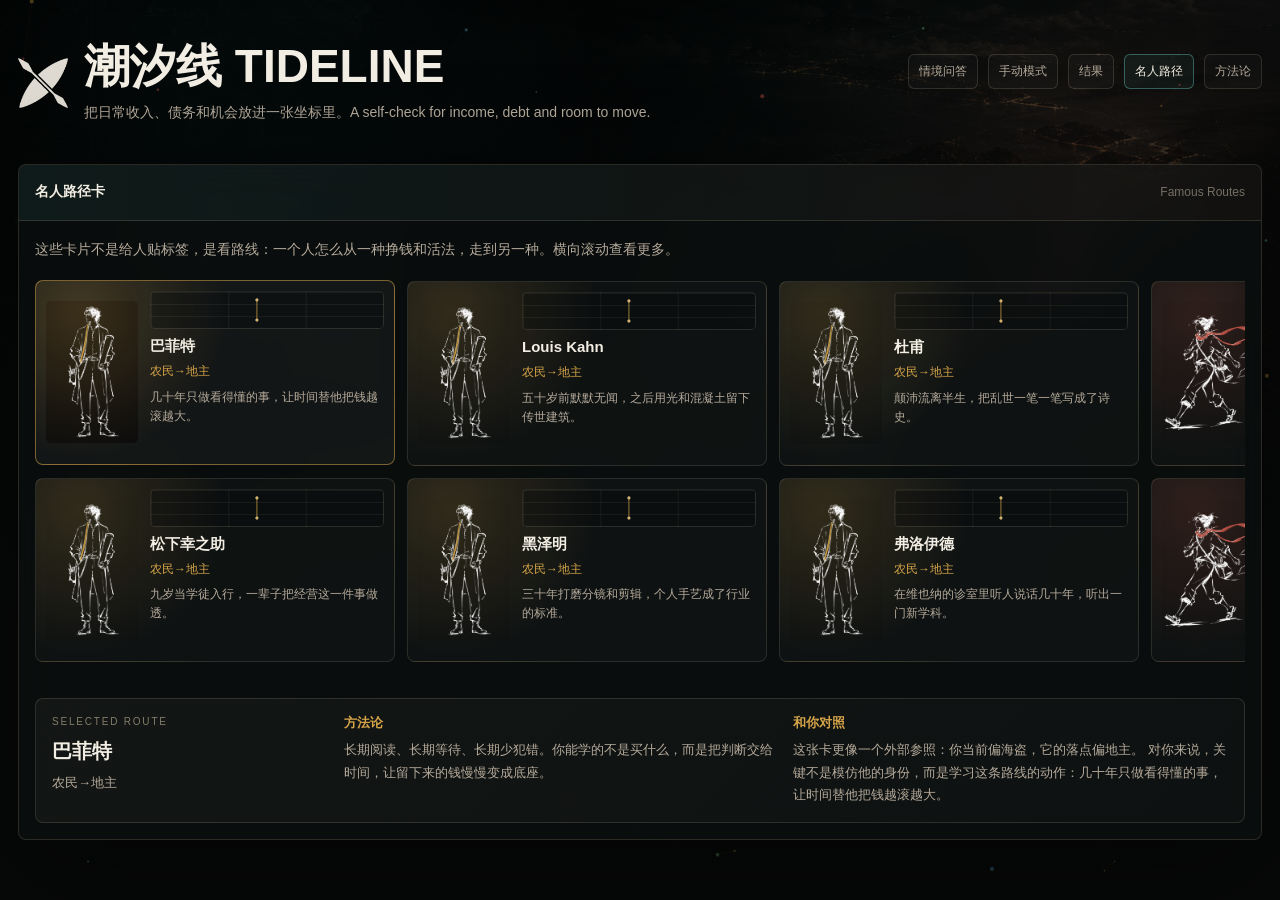
<file: routes.html>
<!doctype html>
<html lang="zh-CN">
<head>
  <meta charset="utf-8">
  <meta name="viewport" content="width=device-width, initial-scale=1">
  <title>潮汐线 TIDELINE · 名人路径</title>
  <link rel="stylesheet" href="assets/styles.css?v=20260611a">
  <link rel="stylesheet" href="assets/mobile-fixes.css?v=20260611a">
</head>
<body data-page="routes">
  <canvas id="network" aria-hidden="true"></canvas>
  <div class="result-flash" id="resultFlash" aria-hidden="true"></div>
  <main class="shell">
    <header class="topbar" data-section="identity">
  <div class="brand"><div class="brand-mark" aria-hidden="true"></div><div><h1>潮汐线 TIDELINE</h1><p class="subtitle">把日常收入、债务和机会放进一张坐标里。A self-check for income, debt and room to move.</p></div></div>
  <nav class="page-nav" aria-label="主导航">
  <a class="" href="quiz.html">情境问答</a>
  <a class="" href="test.html">手动模式</a>
  <a class="" href="result.html">结果</a>
  <a class="active" href="routes.html">名人路径</a>
  <a class="" href="model.html">方法论</a>
</nav>
</header>
    <section class="panel full famous-section" data-section="famous-routes"><div class="panel-head"><h2 class="panel-title">名人路径卡</h2><span class="panel-kicker">Famous Routes</span></div><div class="panel-body"><p class="route-intro">这些卡片不是给人贴标签，是看路线：一个人怎么从一种挣钱和活法，走到另一种。横向滚动查看更多。</p><div class="famous-groups" id="famousRoutes" aria-label="每日新增 3 人"></div><section class="famous-detail" id="famousDetail" aria-live="polite"><div><span class="section-note">Selected Route</span><h3 id="selectedFamousName">巴菲特</h3><p id="selectedFamousRoute">农民→地主</p></div><div><h4>方法论</h4><p id="selectedFamousMethod">把稳定、耐心和复利变成一套长期可执行的系统。</p></div><div><h4>和你对照</h4><p id="selectedFamousCompare">如果你的底盘也偏农民，重点不是追速度，而是把留存和判断沉淀下来。</p></div></section></div></section>
  </main>
  <script type="module" src="assets/ui.js?v=20260611a"></script>
</body>
</html>
</file>
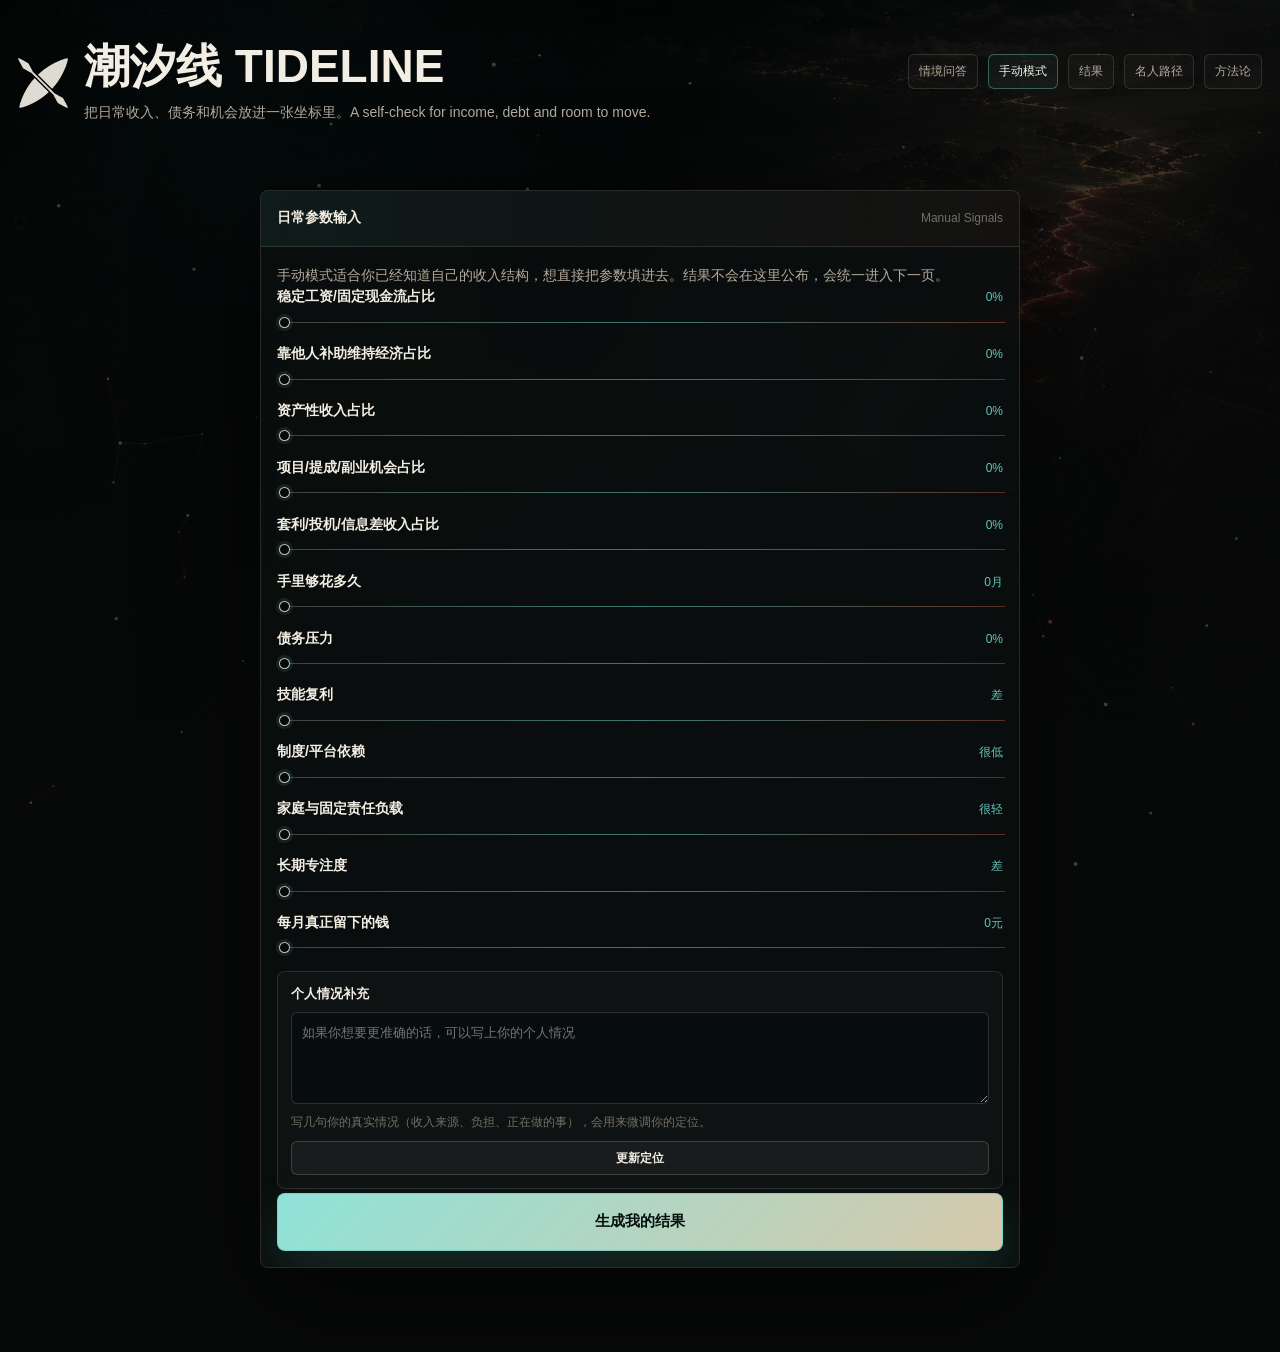
<file: test.html>
<!doctype html>
<html lang="zh-CN">
<head>
  <meta charset="utf-8">
  <meta name="viewport" content="width=device-width, initial-scale=1">
  <title>潮汐线 TIDELINE · 测试</title>
  <link rel="stylesheet" href="assets/styles.css?v=20260611a">
  <link rel="stylesheet" href="assets/mobile-fixes.css?v=20260611a">
</head>
<body data-page="test">
  <canvas id="network" aria-hidden="true"></canvas>
  <div class="result-flash" id="resultFlash" aria-hidden="true"></div>
  <main class="shell">
    <header class="topbar" data-section="identity">
  <div class="brand"><div class="brand-mark" aria-hidden="true"></div><div><h1>潮汐线 TIDELINE</h1><p class="subtitle">把日常收入、债务和机会放进一张坐标里。A self-check for income, debt and room to move.</p></div></div>
  <nav class="page-nav" aria-label="主导航">
  <a class="" href="quiz.html">情境问答</a>
  <a class="active" href="test.html">手动模式</a>
  <a class="" href="result.html">结果</a>
  <a class="" href="routes.html">名人路径</a>
  <a class="" href="model.html">方法论</a>
</nav>
</header>
    <section class="manual-layout" data-section="manual-input">
      <section class="panel manual-entry">
        <div class="panel-head"><h2 class="panel-title">日常参数输入</h2><span class="panel-kicker">Manual Signals</span></div>
        <div class="panel-body">
          <p class="detail-copy">手动模式适合你已经知道自己的收入结构，想直接把参数填进去。结果不会在这里公布，会统一进入下一页。</p>
          <div class="test-form" id="form"></div>
          <div class="situation-card"><label for="situationInput">个人情况补充</label><textarea id="situationInput" placeholder="如果你想要更准确的话，可以写上你的个人情况"></textarea><p id="situationHint">写几句你的真实情况（收入来源、负担、正在做的事），会用来微调你的定位。</p><button id="situationApply" type="button">更新定位</button></div>
          <div class="flow-actions"><a class="generate-card-button" id="generateTideCardButton" href="result.html">生成我的结果</a></div>
        </div>
      </section>
    </section>
  </main>
  <script type="module" src="assets/ui.js?v=20260611a"></script>
</body>
</html>
</file>
<file: assets/styles.css>
/* emotional editorial VI: restrained color, dark photography, tide-worn material. */
    :root {
      --bg: #070908;
      --panel: rgba(12, 16, 15, 0.74);
      --panel-strong: rgba(17, 22, 20, 0.92);
      --line: rgba(214, 200, 170, 0.16);
      --text: #f3eee4;
      --muted: #b5aa9b;
      --dim: #756f65;
      --tide: #63c7bd;
      --ember: #c65f4a;
      --stone: #d6c8aa;
      --gold: var(--stone);
      --red: var(--ember);
      --green: #88b891;
      --blue: #78a9bf;
      --cyan: var(--tide);
      --violet: #a58db3;
      --warning: #d3a85c;
      --shadow: 0 30px 110px rgba(0, 0, 0, 0.58);
      --hairline: 0.6px;
    }

    * {
      box-sizing: border-box;
    }

    html {
      min-height: 100%;
      background: var(--bg);
      scroll-behavior: smooth;
      scroll-snap-type: y proximity;
    }

    body {
      min-height: 100vh;
      margin: 0;
      color: var(--text);
      font-family: Helvetica, Arial, sans-serif;
      background:
        linear-gradient(180deg, rgba(7, 9, 8, 0.15), rgba(7, 9, 8, 0.98) 640px),
        url("../assets/tideline-hero.png"),
        radial-gradient(circle at 14% 8%, rgba(99, 199, 189, 0.16), transparent 30%),
        radial-gradient(circle at 84% 18%, rgba(198, 95, 74, 0.14), transparent 32%),
        linear-gradient(135deg, #070908 0%, #111612 46%, #130d0b 100%);
      background-size: auto, 100% auto, auto, auto, auto;
      background-position: top center;
      background-repeat: no-repeat;
      background-blend-mode: normal, soft-light, normal, normal, normal;
      overflow-x: hidden;
    }

    button,
    input {
      font: inherit;
    }

    #network {
      position: fixed;
      inset: 0;
      width: 100%;
      height: 100%;
      z-index: 0;
      opacity: 0.48;
    }

    .shell {
      position: relative;
      z-index: 1;
      width: min(1460px, calc(100% - 36px));
      margin: 0 auto;
      padding: 24px 0 42px;
    }

    [data-section] {
      scroll-snap-align: start;
      scroll-margin-top: 12px;
    }

    .section-note {
      display: block;
      margin-bottom: 10px;
      color: rgba(214, 200, 170, 0.58);
      font-size: 10px;
      line-height: 1.4;
      letter-spacing: 0.18em;
      text-transform: uppercase;
    }

    .topbar {
      display: grid;
      grid-template-columns: minmax(0, 1fr) auto;
      gap: 18px;
      align-items: start;
      padding: 18px 0 24px;
    }

    .brand {
      display: flex;
      gap: 16px;
      align-items: center;
      min-width: 0;
    }

    .brand-mark {
      width: 50px;
      height: 50px;
      flex: 0 0 auto;
      color: var(--text);
      background: currentColor;
      mask: url("../assets/tideline-logo-mask.png") center / contain no-repeat;
      -webkit-mask: url("../assets/tideline-logo-mask.png") center / contain no-repeat;
      opacity: 0.92;
    }

    h1 {
      margin: 0;
      font-size: clamp(24px, 3.6vw, 46px);
      line-height: 1.08;
      letter-spacing: 0;
      font-weight: 760;
    }

    .subtitle {
      max-width: 760px;
      margin: 8px 0 0;
      color: var(--muted);
      font-size: 14px;
      line-height: 1.72;
    }

    .status-strip {
      display: grid;
      grid-template-columns: repeat(2, minmax(106px, 1fr));
      gap: 8px;
      min-width: 250px;
    }

    .metric-mini {
      border: 1px solid var(--line);
      background: linear-gradient(135deg, rgba(99, 199, 189, 0.06), rgba(198, 95, 74, 0.025)), rgba(7, 11, 17, 0.64);
      padding: 10px 12px;
      min-height: 72px;
      box-shadow: var(--shadow);
    }

    .metric-mini span {
      display: block;
      color: var(--dim);
      font-size: 11px;
      line-height: 1.2;
    }

    .metric-mini strong {
      display: block;
      margin-top: 8px;
      font-size: 18px;
      line-height: 1.1;
    }

    .layout {
      display: grid;
      grid-template-columns: minmax(340px, 0.92fr) minmax(460px, 1.08fr);
      gap: 16px;
      align-items: stretch;
      min-height: 88vh;
      padding: 42px 0;
    }

    .manual-layout {
      min-height: 74vh;
      display: grid;
      place-items: start center;
      padding: 42px 0;
    }

    .manual-entry {
      width: min(760px, 100%);
    }

    .panel {
      border: var(--hairline) solid var(--line);
      background: var(--panel);
      backdrop-filter: blur(18px);
      box-shadow: var(--shadow);
      border-radius: 8px;
      overflow: hidden;
    }

    .layout > .panel {
      height: 100%;
    }

    .panel-head {
      display: flex;
      align-items: center;
      justify-content: space-between;
      gap: 12px;
      min-height: 56px;
      padding: 14px 16px;
      border-bottom: var(--hairline) solid var(--line);
      background: linear-gradient(90deg, rgba(99, 199, 189, 0.08), rgba(198, 95, 74, 0.04));
    }

    .panel-title {
      margin: 0;
      font-size: 14px;
      letter-spacing: 0;
      font-weight: 700;
    }

    .panel-kicker {
      color: var(--dim);
      font-size: 12px;
      white-space: nowrap;
    }

    .panel-body {
      padding: 16px;
    }

    .test-form {
      display: grid;
      gap: 13px;
    }

    .slider-row {
      display: grid;
      gap: 7px;
    }

    .slider-label {
      display: flex;
      align-items: baseline;
      justify-content: space-between;
      gap: 12px;
      color: var(--muted);
      font-size: 12px;
      line-height: 1.35;
    }

    .slider-label strong {
      color: var(--text);
      font-size: 14px;
      font-weight: 650;
    }

    .value {
      color: var(--cyan);
      font-variant-numeric: tabular-nums;
      min-width: 46px;
      text-align: right;
    }

    input[type="range"] {
      width: 100%;
      accent-color: var(--cyan);
      cursor: pointer;
      height: 14px;
      background: transparent;
      appearance: none;
      -webkit-appearance: none;
    }

    input[type="range"]::-webkit-slider-runnable-track {
      height: 1px;
      background: linear-gradient(90deg, rgba(214, 200, 170, 0.28), rgba(99, 199, 189, 0.58), rgba(198, 95, 74, 0.42));
    }

    input[type="range"]::-webkit-slider-thumb {
      width: 11px;
      height: 11px;
      margin-top: -5px;
      border: var(--hairline) solid rgba(243, 238, 228, 0.8);
      border-radius: 50%;
      background: var(--bg);
      box-shadow: 0 0 0 3px rgba(99, 199, 189, 0.12);
      appearance: none;
      -webkit-appearance: none;
    }

    input[type="range"]::-moz-range-track {
      height: 1px;
      background: linear-gradient(90deg, rgba(214, 200, 170, 0.28), rgba(99, 199, 189, 0.58), rgba(198, 95, 74, 0.42));
    }

    input[type="range"]::-moz-range-thumb {
      width: 11px;
      height: 11px;
      border: var(--hairline) solid rgba(243, 238, 228, 0.8);
      border-radius: 50%;
      background: var(--bg);
    }

    .quad-wrap {
      display: grid;
      gap: 14px;
    }

    .quad {
      position: relative;
      aspect-ratio: 1;
      min-height: 440px;
      border: var(--hairline) solid rgba(214, 200, 170, 0.17);
      background:
        linear-gradient(rgba(214, 200, 170, 0.055) 1px, transparent 1px),
        linear-gradient(90deg, rgba(99, 199, 189, 0.05) 1px, transparent 1px),
        linear-gradient(135deg, rgba(12, 16, 15, 0.84), rgba(19, 13, 11, 0.76));
      background-size: 28px 28px;
      border-radius: 8px;
      overflow: hidden;
    }

    .quad::before,
    .quad::after {
      content: "";
      position: absolute;
      background: rgba(214, 200, 170, 0.16);
    }

    .quad::before {
      left: 50%;
      top: 7%;
      bottom: 7%;
      width: var(--hairline);
    }

    .quad::after {
      top: 50%;
      left: 7%;
      right: 7%;
      height: var(--hairline);
    }

    .axis {
      position: absolute;
      color: var(--dim);
      font-size: 12px;
      letter-spacing: 0;
      z-index: 2;
    }

    .axis.top { top: 12px; left: 50%; transform: translateX(-50%); }
    .axis.bottom { bottom: 12px; left: 50%; transform: translateX(-50%); }
    .axis.left { left: 12px; top: 50%; transform: translateY(-50%) rotate(-90deg); transform-origin: center; }
    .axis.right { right: 12px; top: 50%; transform: translateY(-50%) rotate(90deg); transform-origin: center; }

    .node {
      position: absolute;
      z-index: 4;
      width: min(32%, 144px);
      min-height: 92px;
      padding: 12px;
      border: var(--hairline) solid currentColor;
      background: rgba(4, 8, 13, 0.72);
      border-radius: 8px;
      color: var(--node);
      display: flex;
      flex-direction: column;
      justify-content: center;
      gap: 6px;
      box-shadow: 0 18px 48px rgba(0, 0, 0, 0.34);
    }

    .node strong {
      font-size: 16px;
      line-height: 1.15;
    }

    .node span {
      color: var(--muted);
      font-size: 12px;
      line-height: 1.45;
    }

    .node.landlord { --node: var(--gold); left: 8%; top: 8%; }
    .node.pirate { --node: var(--red); right: 8%; top: 8%; }
    .node.farmer { --node: var(--green); left: 8%; bottom: 8%; }
    .node.fisher { --node: var(--blue); right: 8%; bottom: 8%; }

    .position-dot {
      position: absolute;
      z-index: 6;
      left: calc(var(--x) * 1%);
      top: calc(var(--y) * 1%);
      width: 24px;
      height: 24px;
      margin: -12px 0 0 -12px;
      border-radius: 50%;
      border: 1px solid #ffffff;
      background: var(--tide);
      box-shadow: 0 0 0 8px rgba(99, 199, 189, 0.16), 0 0 42px rgba(99, 199, 189, 0.5);
      transition: left 260ms ease, top 260ms ease;
    }

    .target-path {
      position: absolute;
      z-index: 5;
      left: calc(var(--from-x) * 1%);
      top: calc(var(--from-y) * 1%);
      width: var(--path-l);
      height: 1px;
      transform: rotate(var(--path-a));
      transform-origin: 0 50%;
      background: linear-gradient(90deg, rgba(214, 200, 170, 0.24), rgba(99, 199, 189, 0.72), rgba(198, 95, 74, 0.6));
      opacity: 0.82;
      pointer-events: none;
    }

    .target-dot {
      position: absolute;
      z-index: 8;
      left: calc(var(--tx) * 1%);
      top: calc(var(--ty) * 1%);
      width: 26px;
      height: 26px;
      margin: -13px 0 0 -13px;
      border: 1px solid rgba(243, 238, 228, 0.92);
      border-radius: 50%;
      background:
        radial-gradient(circle, rgba(243, 238, 228, 0.95) 0 2px, transparent 3px),
        rgba(99, 199, 189, 0.1);
      box-shadow: 0 0 0 10px rgba(99, 199, 189, 0.1), 0 0 38px rgba(198, 95, 74, 0.24);
      cursor: grab;
      touch-action: none;
    }

    .target-dot:active,
    .target-dot.dragging {
      cursor: grabbing;
      box-shadow: 0 0 0 12px rgba(99, 199, 189, 0.16), 0 0 46px rgba(198, 95, 74, 0.36);
    }

    .position-label {
      position: absolute;
      z-index: 7;
      left: calc(var(--x) * 1%);
      top: calc(var(--y) * 1%);
      transform: translate(16px, -50%);
      max-width: 180px;
      padding: 7px 9px;
      border: var(--hairline) solid rgba(99, 199, 189, 0.34);
      background: rgba(8, 12, 11, 0.84);
      border-radius: 6px;
      color: var(--text);
      font-size: 12px;
      line-height: 1.4;
      transition: left 260ms ease, top 260ms ease;
    }

    .trajectory-overlay {
      position: absolute;
      inset: 0;
      z-index: 5;
      width: 100%;
      height: 100%;
      pointer-events: none;
      overflow: visible;
    }

    .trajectory-overlay polyline {
      fill: none;
      stroke: rgba(243, 238, 228, 0.74);
      stroke-width: 0.7;
      stroke-linecap: round;
      stroke-linejoin: round;
      vector-effect: non-scaling-stroke;
    }

    .trajectory-overlay circle {
      fill: var(--tide);
      stroke: rgba(243, 238, 228, 0.92);
      stroke-width: 0.55;
      vector-effect: non-scaling-stroke;
    }

    .score-grid {
      display: grid;
      grid-template-columns: repeat(4, 1fr);
      gap: 8px;
    }

    .target-card {
      display: grid;
      gap: 10px;
      padding: 13px;
      border: var(--hairline) solid rgba(99, 199, 189, 0.2);
      border-radius: 8px;
      background: linear-gradient(135deg, rgba(99, 199, 189, 0.06), rgba(198, 95, 74, 0.035));
    }

    .target-card h3 {
      margin: 0;
      color: var(--text);
      font-size: 15px;
      line-height: 1.28;
    }

    .target-card p {
      margin: 0;
      color: var(--muted);
      font-size: 12px;
      line-height: 1.64;
    }

    .target-card ol {
      display: grid;
      gap: 7px;
      margin: 0;
      padding-left: 18px;
      color: var(--muted);
      font-size: 12px;
      line-height: 1.58;
    }

    .generate-card-button {
      display: flex;
      align-items: center;
      justify-content: center;
      min-height: 58px;
      border: var(--hairline) solid rgba(99, 199, 189, 0.52);
      border-radius: 8px;
      color: #06100f;
      background: linear-gradient(135deg, #8fe2d8, #d6c8aa);
      box-shadow: 0 18px 48px rgba(99, 199, 189, 0.16);
      text-decoration: none;
      font-size: 15px;
      font-weight: 760;
    }

    .generate-card-button:hover {
      transform: translateY(-1px);
      box-shadow: 0 24px 60px rgba(99, 199, 189, 0.22);
    }

    .situation-card {
      display: grid;
      gap: 9px;
      margin-top: 14px;
      padding: 13px;
      border: var(--hairline) solid rgba(214, 200, 170, 0.14);
      border-radius: 8px;
      background: rgba(255, 255, 255, 0.025);
    }

    .situation-card label {
      color: var(--text);
      font-size: 13px;
      font-weight: 700;
    }

    .situation-card textarea {
      min-height: 92px;
      resize: vertical;
      border: var(--hairline) solid rgba(214, 200, 170, 0.2);
      border-radius: 6px;
      padding: 10px;
      color: var(--text);
      background: rgba(4, 8, 13, 0.56);
      font: 13px/1.6 Helvetica, Arial, sans-serif;
      outline: none;
    }

    .situation-card textarea:focus {
      border-color: rgba(99, 199, 189, 0.5);
      box-shadow: 0 0 0 3px rgba(99, 199, 189, 0.1);
    }

    .situation-card p {
      margin: 0;
      color: var(--dim);
      font-size: 12px;
      line-height: 1.55;
    }

    .situation-card button,
    .trajectory-actions button {
      min-height: 34px;
      border: var(--hairline) solid rgba(214, 200, 170, 0.22);
      border-radius: 6px;
      color: var(--text);
      background: rgba(255, 255, 255, 0.045);
      font: 700 12px/1 Helvetica, Arial, sans-serif;
      cursor: pointer;
    }

    .situation-card button:hover,
    .trajectory-actions button:hover {
      border-color: rgba(99, 199, 189, 0.48);
      background: rgba(99, 199, 189, 0.08);
    }

    .trajectory-actions {
      display: grid;
      grid-template-columns: repeat(2, minmax(0, 1fr));
      gap: 8px;
    }

    .record-list {
      display: grid;
      gap: 6px;
      max-height: 164px;
      overflow: auto;
      margin: 0;
      padding: 0;
      list-style: none;
    }

    .record-list li {
      display: grid;
      grid-template-columns: 38px minmax(0, 1fr) auto;
      gap: 8px;
      align-items: center;
      padding: 7px 8px;
      border: var(--hairline) solid rgba(214, 200, 170, 0.1);
      border-radius: 6px;
      color: var(--muted);
      background: rgba(255, 255, 255, 0.022);
      font-size: 11px;
      line-height: 1.35;
    }

    .record-list strong {
      color: var(--text);
      overflow: hidden;
      text-overflow: ellipsis;
      white-space: nowrap;
    }

    .record-list em {
      color: var(--dim);
      font-style: normal;
      font-variant-numeric: tabular-nums;
    }

    .score {
      min-height: 76px;
      padding: 10px;
      border: var(--hairline) solid var(--line);
      background: rgba(255, 255, 255, 0.03);
      border-radius: 6px;
    }

    .score span {
      display: block;
      color: var(--muted);
      font-size: 12px;
    }

    .score strong {
      display: block;
      margin-top: 8px;
      color: var(--tone);
      font-size: 20px;
      font-variant-numeric: tabular-nums;
    }

    .result-stack {
      display: grid;
      gap: 12px;
    }

    .card-conclusion {
      margin-top: 14px;
      padding: 16px;
    }

    .verdict {
      padding: 16px;
      border: var(--hairline) solid rgba(99, 199, 189, 0.26);
      background: linear-gradient(135deg, rgba(99, 199, 189, 0.08), rgba(198, 95, 74, 0.035));
      border-radius: 8px;
    }

    .verdict h3 {
      margin: 0;
      font-size: 20px;
      line-height: 1.2;
    }

    .verdict p {
      margin: 10px 0 0;
      color: var(--muted);
      font-size: 14px;
      line-height: 1.72;
    }

    .cycle-card {
      min-height: 78px;
      padding: 10px;
      border: var(--hairline) solid var(--line);
      background: rgba(255, 255, 255, 0.03);
      border-radius: 6px;
    }

    .cycle-card span {
      display: block;
      color: var(--dim);
      font-size: 12px;
      line-height: 1.3;
    }

    .cycle-card strong {
      display: block;
      margin-top: 8px;
      color: var(--text);
      font-size: 16px;
      line-height: 1.18;
    }

    .insight-list {
      display: grid;
      gap: 9px;
      margin: 0;
      padding: 0;
      list-style: none;
    }

    .insight-list li {
      border-left: var(--hairline) solid rgba(98, 214, 203, 0.38);
      padding: 8px 10px;
      color: var(--muted);
      background: rgba(255, 255, 255, 0.025);
      font-size: 13px;
      line-height: 1.62;
    }

    .theory {
      display: grid;
      grid-template-columns: 0.72fr 1fr;
      gap: 14px;
      align-items: stretch;
    }

    .mini-map {
      position: relative;
      min-height: 290px;
      border: var(--hairline) solid var(--line);
      background:
        linear-gradient(rgba(255,255,255,0.04) 1px, transparent 1px),
        linear-gradient(90deg, rgba(255,255,255,0.04) 1px, transparent 1px),
        rgba(3, 7, 12, 0.7);
      background-size: 24px 24px;
      border-radius: 8px;
    }

    .mini-node {
      position: absolute;
      width: 34%;
      min-height: 64px;
      padding: 9px;
      border: 1px solid currentColor;
      border-radius: 8px;
      color: var(--tone);
      background: rgba(4, 8, 13, 0.72);
      font-size: 13px;
      line-height: 1.36;
    }

    .mini-node span {
      display: block;
      margin-top: 4px;
      color: var(--muted);
      font-size: 11px;
    }

    .mini-node.tl { --tone: var(--gold); left: 6%; top: 7%; }
    .mini-node.tr { --tone: var(--red); right: 6%; top: 7%; }
    .mini-node.bl { --tone: var(--green); left: 6%; bottom: 7%; }
    .mini-node.br { --tone: var(--blue); right: 6%; bottom: 7%; }

    .theory-copy h3 {
      margin: 0 0 8px;
      font-size: 18px;
    }

    .theory-copy p {
      margin: 0;
      color: var(--muted);
      font-size: 14px;
      line-height: 1.78;
    }

    .edge-list {
      display: grid;
      gap: 8px;
      margin-top: 14px;
    }

    .edge-item {
      border-left: 2px solid rgba(198, 95, 74, 0.38);
      padding: 7px 10px;
      color: var(--muted);
      background: rgba(255, 255, 255, 0.025);
      font-size: 13px;
      line-height: 1.58;
    }

    .edge-item strong {
      color: var(--text);
    }

    .full {
      margin-top: 16px;
    }

    .crisis-hero {
      position: relative;
      min-height: calc(100vh - 48px);
      display: grid;
      grid-template-columns: minmax(0, 1fr) minmax(300px, 0.72fr);
      gap: 24px;
      align-items: end;
      margin: 6px 0 18px;
      padding: 28px;
      border: var(--hairline) solid rgba(255, 255, 255, 0.13);
      border-radius: 8px;
      background:
        linear-gradient(90deg, rgba(7, 9, 8, 0.96), rgba(7, 9, 8, 0.54) 54%, rgba(19, 13, 11, 0.28)),
        url("../assets/tideline-hero.png"),
        radial-gradient(circle at 78% 22%, rgba(198, 95, 74, 0.18), transparent 36%);
      background-size: cover;
      background-position: center;
      background-blend-mode: normal, soft-light, normal;
      overflow: hidden;
      box-shadow: var(--shadow);
    }

    .crisis-hero::after {
      content: "";
      position: absolute;
      inset: 0;
      pointer-events: none;
      background:
        linear-gradient(90deg, rgba(99,199,189,0.12), transparent 24%, transparent 72%, rgba(198,95,74,0.1)),
        linear-gradient(180deg, transparent, rgba(7,9,8,0.28));
      mask-image: linear-gradient(90deg, rgba(0,0,0,0.88), rgba(0,0,0,0.2));
    }

    .hero-copy,
    .hero-aside {
      position: relative;
      z-index: 1;
    }

    .eyebrow {
      display: inline-flex;
      align-items: center;
      gap: 9px;
      margin-bottom: 14px;
      color: var(--muted);
      font-size: 11px;
      line-height: 1.4;
      letter-spacing: 0.14em;
      text-transform: uppercase;
    }

    .eyebrow::before {
      content: "";
      width: 8px;
      height: 8px;
      border-radius: 50%;
      background: var(--tide);
      box-shadow: 0 0 18px rgba(99, 199, 189, 0.55);
    }

    .crisis-hero h1 {
      max-width: 660px;
      font-size: clamp(32px, 3.8vw, 48px);
    }

    .hero-logo {
      width: 82px;
      height: 82px;
      margin-bottom: 22px;
      color: var(--text);
      background: currentColor;
      mask: url("../assets/tideline-logo-mask.png") center / contain no-repeat;
      -webkit-mask: url("../assets/tideline-logo-mask.png") center / contain no-repeat;
      opacity: 0.9;
    }

    .hero-question {
      max-width: 620px;
      margin: 16px 0 0;
      color: rgba(243, 238, 228, 0.86);
      font-size: 14px;
      line-height: 1.78;
    }

    .hero-question strong {
      display: block;
      color: var(--text);
      font-size: clamp(18px, 2.2vw, 28px);
      line-height: 1.18;
      font-weight: 650;
    }

    .hero-question span {
      display: block;
      margin-top: 10px;
      color: rgba(214, 200, 170, 0.62);
      font-size: 11px;
      line-height: 1.5;
      letter-spacing: 0.12em;
      text-transform: uppercase;
    }

    .hero-actions {
      display: flex;
      flex-wrap: wrap;
      gap: 10px;
      margin-top: 24px;
    }

    .mode-choice {
      width: min(620px, 100%);
      margin-top: 30px;
    }

    .mode-grid {
      display: grid;
      grid-template-columns: repeat(2, minmax(0, 1fr));
      gap: 10px;
    }

    .mode-card {
      display: grid;
      gap: 8px;
      min-height: 118px;
      padding: 16px;
      border: var(--hairline) solid rgba(214, 200, 170, 0.2);
      border-radius: 8px;
      color: var(--text);
      background: linear-gradient(135deg, rgba(99, 199, 189, 0.07), rgba(198, 95, 74, 0.035)), rgba(7, 12, 18, 0.66);
      text-decoration: none;
      backdrop-filter: blur(16px);
    }

    .mode-card.primary {
      border-color: rgba(99, 199, 189, 0.44);
      box-shadow: 0 20px 54px rgba(99, 199, 189, 0.12);
    }

    .mode-card strong {
      font-size: 16px;
      line-height: 1.25;
    }

    .mode-card span {
      color: var(--muted);
      font-size: 12px;
      line-height: 1.65;
    }

    .mode-card:hover {
      transform: translateY(-1px);
      border-color: rgba(243, 238, 228, 0.34);
    }

    .hero-btn {
      display: inline-flex;
      align-items: center;
      justify-content: center;
      min-height: 42px;
      padding: 0 16px;
      border: var(--hairline) solid rgba(255,255,255,0.18);
      border-radius: 8px;
      color: var(--text);
      background: rgba(255,255,255,0.055);
      text-decoration: none;
      font-size: 13px;
      font-weight: 700;
    }

    .hero-btn.primary {
      color: #06100f;
      border-color: rgba(99, 199, 189, 0.66);
      background: linear-gradient(135deg, #8fe2d8, #d6c8aa);
      box-shadow: 0 20px 52px rgba(99, 199, 189, 0.18);
    }

    .hero-aside {
      display: grid;
      gap: 10px;
    }

    .hero-card {
      border: var(--hairline) solid rgba(214, 200, 170, 0.18);
      border-radius: 8px;
      padding: 14px;
      background: linear-gradient(135deg, rgba(99, 199, 189, 0.06), rgba(198, 95, 74, 0.035)), rgba(7, 12, 18, 0.72);
      backdrop-filter: blur(16px);
    }

    .hero-card span {
      display: block;
      color: var(--dim);
      font-size: 11px;
      letter-spacing: 0.12em;
      text-transform: uppercase;
    }

    .hero-card strong {
      display: block;
      margin-top: 8px;
      color: var(--text);
      font-size: 17px;
      line-height: 1.3;
    }

    .identity-deck {
      min-height: 92vh;
      display: grid;
      align-items: center;
      padding: 42px 0;
    }

    .persona-card {
      display: grid;
      grid-template-columns: minmax(360px, 0.88fr) minmax(360px, 1fr);
      min-height: 680px;
      background:
        radial-gradient(circle at 22% 18%, rgba(var(--persona-rgb, 136, 184, 145), 0.20), transparent 38%),
        linear-gradient(135deg, rgba(10, 12, 11, 0.94), rgba(17, 20, 18, 0.86));
    }

    .persona-visual {
      position: relative;
      min-height: 560px;
      background: inherit;
      overflow: hidden;
    }

    .persona-visual::after {
      content: "";
      position: absolute;
      inset: 0;
      pointer-events: none;
      background:
        linear-gradient(90deg, rgba(7, 9, 8, 0.2), transparent 36%, rgba(7, 9, 8, 0.42)),
        linear-gradient(180deg, transparent 62%, rgba(7, 9, 8, 0.78));
    }

    .persona-visual img {
      width: 100%;
      height: 100%;
      min-height: inherit;
      display: block;
      object-fit: contain;
      background: transparent;
      mix-blend-mode: screen;
    }

    .persona-copy {
      display: grid;
      align-content: center;
      gap: 16px;
      padding: clamp(24px, 4vw, 58px);
    }

    .persona-copy h2 {
      margin: 0;
      font-size: clamp(24px, 3vw, 38px);
      line-height: 1.08;
    }

    .identity-row {
      display: grid;
      grid-template-columns: 96px minmax(0, 1fr);
      gap: 14px;
      align-items: baseline;
      padding: 12px 0;
      border-top: var(--hairline) solid rgba(214, 200, 170, 0.16);
    }

    .identity-row span,
    .card-route span {
      color: var(--dim);
      font-size: 12px;
      line-height: 1.5;
    }

    .identity-row strong {
      color: var(--persona-tone, var(--green));
      font-size: 18px;
      line-height: 1.2;
    }

    #cardRelation {
      max-width: 620px;
      margin: 0;
      color: var(--muted);
      font-size: 15px;
      line-height: 1.82;
    }

    .card-route {
      display: grid;
      gap: 10px;
      margin-top: 8px;
      padding-top: 16px;
      border-top: var(--hairline) solid rgba(214, 200, 170, 0.16);
    }

    .card-route ol {
      display: grid;
      gap: 9px;
      margin: 0;
      padding-left: 18px;
      color: var(--text);
      font-size: 13px;
      line-height: 1.62;
    }

    .expected-greats {
      margin-top: 14px;
      padding: 16px;
      background: linear-gradient(135deg, rgba(214, 200, 170, 0.05), rgba(99, 199, 189, 0.035));
    }

    .expected-head {
      display: flex;
      align-items: end;
      justify-content: space-between;
      gap: 14px;
      margin-bottom: 12px;
    }

    .expected-head h3 {
      margin: 0;
      font-size: 16px;
      line-height: 1.25;
    }

    .expected-head p {
      margin: 5px 0 0;
      color: var(--muted);
      font-size: 12px;
      line-height: 1.55;
    }

    .open-famous {
      flex: 0 0 auto;
      min-height: 34px;
      padding: 0 12px;
      border: var(--hairline) solid rgba(214, 200, 170, 0.22);
      border-radius: 6px;
      color: var(--text);
      background: rgba(255, 255, 255, 0.045);
      text-decoration: none;
      display: inline-flex;
      align-items: center;
      font-size: 12px;
      font-weight: 700;
    }

    .expected-cards {
      display: grid;
      grid-template-columns: repeat(3, minmax(0, 1fr));
      gap: 10px;
    }

    .expected-card {
      border: var(--hairline) solid rgba(214, 200, 170, 0.14);
      border-radius: 8px;
      padding: 10px;
      background: rgba(255, 255, 255, 0.026);
    }

    .expected-card h4 {
      margin: 0;
      color: var(--text);
      font-size: 14px;
      line-height: 1.24;
    }

    .expected-card span {
      display: block;
      margin-top: 5px;
      color: var(--persona-tone, var(--green));
      font-size: 11px;
      line-height: 1.35;
    }

    .expected-card p {
      margin: 8px 0 0;
      color: var(--muted);
      font-size: 12px;
      line-height: 1.55;
    }

    .route-intro {
      max-width: 720px;
      margin: 0 0 18px;
      color: var(--muted);
      font-size: 14px;
      line-height: 1.72;
    }

    .famous-groups {
      display: grid;
      grid-auto-flow: column;
      grid-template-rows: repeat(2, minmax(178px, auto));
      grid-auto-columns: minmax(360px, 42vw);
      gap: 12px;
      overflow-x: auto;
      overscroll-behavior-x: contain;
      scroll-snap-type: x proximity;
      padding: 2px 4px 18px;
      scrollbar-color: rgba(214, 200, 170, 0.34) rgba(255,255,255,0.04);
    }

    .famous-group h3 {
      margin: 0 0 12px;
      color: var(--text);
      font-size: 15px;
      line-height: 1.3;
    }

    .famous-grid {
      display: contents;
    }

    .famous-card {
      display: grid;
      grid-template-columns: 92px minmax(0, 1fr);
      gap: 12px;
      min-height: 178px;
      padding: 10px;
      border: var(--hairline) solid rgba(214, 200, 170, 0.15);
      border-radius: 8px;
      color: var(--text);
      background:
        radial-gradient(circle at 12% 16%, rgba(var(--route-rgb, 136, 184, 145), 0.18), transparent 42%),
        rgba(255, 255, 255, 0.025);
      text-align: left;
      cursor: pointer;
      scroll-snap-align: start;
      transition: border-color 160ms ease, background 160ms ease, transform 160ms ease;
    }

    .famous-card:hover,
    .famous-card.active {
      transform: translateY(-1px);
      border-color: rgba(var(--route-rgb, 136, 184, 145), 0.54);
      background:
        radial-gradient(circle at 12% 16%, rgba(var(--route-rgb, 136, 184, 145), 0.24), transparent 42%),
        rgba(255, 255, 255, 0.045);
    }

    .famous-card img {
      width: 92px;
      height: 142px;
      align-self: center;
      object-fit: cover;
      object-position: center;
      border-radius: 5px;
      background: #020303;
      mix-blend-mode: screen;
    }

    .route-sparkline {
      width: 100%;
      height: 38px;
      margin: 0 0 8px;
      display: block;
      border: var(--hairline) solid rgba(214, 200, 170, 0.1);
      border-radius: 5px;
      background:
        linear-gradient(rgba(214, 200, 170, 0.07) 1px, transparent 1px),
        linear-gradient(90deg, rgba(214, 200, 170, 0.07) 1px, transparent 1px),
        rgba(4, 8, 13, 0.3);
      background-size: 33.33% 33.33%;
    }

    .route-sparkline polyline {
      fill: none;
      stroke: var(--route-tone, var(--green));
      stroke-width: 2;
      stroke-linecap: round;
      stroke-linejoin: round;
    }

    .route-sparkline circle {
      fill: var(--route-tone, var(--green));
      stroke: rgba(243, 238, 228, 0.9);
      stroke-width: 1;
    }

    .famous-card h4 {
      margin: 0;
      font-size: 15px;
      line-height: 1.2;
    }

    .famous-card .route {
      display: inline-flex;
      flex-wrap: wrap;
      gap: 5px;
      margin: 8px 0;
      color: var(--route-tone, var(--green));
      font-size: 12px;
      line-height: 1.4;
    }

    .famous-card p {
      margin: 0;
      color: var(--muted);
      font-size: 12px;
      line-height: 1.58;
    }

    .famous-fit {
      display: inline-flex;
      margin-top: 8px;
      padding: 4px 7px;
      border: var(--hairline) solid rgba(var(--route-rgb, 136, 184, 145), 0.38);
      border-radius: 999px;
      color: var(--route-tone, var(--green));
      font-size: 10px;
      line-height: 1;
    }

    .famous-detail {
      display: grid;
      grid-template-columns: 0.64fr 1fr 1fr;
      gap: 14px;
      margin-top: 18px;
      padding: 16px;
      border: var(--hairline) solid rgba(214, 200, 170, 0.16);
      border-radius: 8px;
      background: linear-gradient(135deg, rgba(214, 200, 170, 0.05), rgba(255, 255, 255, 0.02));
    }

    .famous-detail h3,
    .famous-detail h4 {
      margin: 0;
      line-height: 1.24;
    }

    .famous-detail h3 {
      color: var(--text);
      font-size: 20px;
    }

    .famous-detail h4 {
      color: var(--route-tone, var(--green));
      font-size: 13px;
    }

    .famous-detail p {
      margin: 8px 0 0;
      color: var(--muted);
      font-size: 13px;
      line-height: 1.72;
    }

    .result-flash {
      position: fixed;
      inset: 0;
      z-index: 20;
      pointer-events: none;
      opacity: 0;
    }

    .result-flash.active {
      opacity: 1;
    }

    .result-flash::before {
      content: "";
      position: absolute;
      inset: 0;
      background:
        radial-gradient(circle at var(--fx, 50%) var(--fy, 50%), rgba(243, 238, 228, 0.24), transparent 8%),
        radial-gradient(circle at var(--fx, 50%) var(--fy, 50%), rgba(99, 199, 189, 0.16), transparent 24%);
      animation: flashPulse 980ms ease-out forwards;
    }

    .flash-particle {
      position: absolute;
      left: var(--fx, 50%);
      top: var(--fy, 50%);
      width: var(--ps, 3px);
      height: var(--ps, 3px);
      border-radius: 50%;
      background: rgba(var(--pc, 99, 199, 189), 0.95);
      box-shadow: 0 0 14px rgba(var(--pc, 99, 199, 189), 0.7);
      animation: flash-converge 1040ms cubic-bezier(.2,.78,.24,1) forwards;
      transform: translate(var(--sx), var(--sy)) scale(0.4);
    }

    @keyframes flash-converge {
      0% { opacity: 0; transform: translate(var(--sx), var(--sy)) scale(0.4); }
      16% { opacity: 1; }
      72% { opacity: 1; transform: translate(0, 0) scale(1.25); }
      100% { opacity: 0; transform: translate(0, 0) scale(0.12); }
    }

    @keyframes flashPulse {
      0% { opacity: 0; transform: scale(0.96); }
      35% { opacity: 1; }
      100% { opacity: 0; transform: scale(1.18); }
    }

    @media (max-width: 1180px) {
      .layout {
        grid-template-columns: 1fr 1fr;
      }

      .topbar {
        grid-template-columns: 1fr;
      }

      .status-strip {
        min-width: 0;
      }

      .crisis-hero,
      .tide-game,
      .persona-card {
        grid-template-columns: 1fr;
      }

      .famous-grid {
        grid-template-columns: repeat(2, minmax(0, 1fr));
      }
    }

    @media (max-width: 760px) {
      .shell {
        width: min(100% - 20px, 1480px);
        padding-top: 10px;
      }

      .brand {
        align-items: flex-start;
      }

      .brand-mark {
        width: 42px;
        height: 42px;
      }

      .status-strip,
      .layout,
      .theory,
      .score-grid,
      .tide-game,
      .famous-grid {
        grid-template-columns: 1fr;
      }

      .famous-groups {
        grid-auto-columns: minmax(280px, 78vw);
      }

      .crisis-hero {
        min-height: auto;
        grid-template-columns: 1fr;
        padding: 18px;
      }

      .crisis-hero h1 {
        font-size: clamp(32px, 10vw, 40px);
      }

      .hero-btn,
      .hero-actions {
        width: 100%;
      }

      .tide-stage {
        min-height: 380px;
      }

      .choice-row,
      .tide-stats,
      .layer-guide {
        grid-template-columns: 1fr;
      }

      .wealth-stack,
      .debt-layer {
        left: auto;
        right: 20px;
        width: 132px;
      }


      .quad {
        min-height: 330px;
      }

      .node {
        width: 36%;
        min-height: 78px;
        padding: 9px;
      }

      .node strong {
        font-size: 14px;
      }

      .node span {
        font-size: 11px;
      }

      .position-label {
        max-width: 146px;
        transform: translate(-50%, 18px);
      }

      .persona-card {
        min-height: auto;
      }

      .persona-visual {
        min-height: 420px;
      }

      .identity-row,
      .famous-card {
        grid-template-columns: 1fr;
      }

      .famous-card img {
        width: 100%;
        height: 220px;
        object-fit: contain;
      }
    }
  

/* Multi-page product flow additions */
.page-nav { display:flex; gap:10px; align-items:center; justify-content:flex-end; margin: 12px 0 0; flex-wrap:wrap; }
.page-nav a { color: var(--muted); text-decoration:none; border: var(--hairline) solid rgba(214,200,170,.16); border-radius:6px; padding:8px 10px; font-size:12px; background: rgba(255,255,255,.025); }
.page-nav a.active, .page-nav a:hover { color: var(--text); border-color: rgba(99,199,189,.42); background: rgba(99,199,189,.06); }
.home-only { min-height: calc(100vh - 48px); }
.flow-actions { display:grid; gap: 10px; margin-top: 4px; }
.generate-card-button { display:flex; align-items:center; justify-content:center; min-height:58px; border: var(--hairline) solid rgba(99,199,189,.52); border-radius:8px; color:#06100f; background:linear-gradient(135deg,#8fe2d8,#d6c8aa); box-shadow:0 18px 48px rgba(99,199,189,.16); text-decoration:none; font-size:15px; font-weight:760; }
.generate-card-button:hover { transform: translateY(-1px); box-shadow:0 24px 60px rgba(99,199,189,.22); }
.card-conclusion { margin-top:14px; padding:16px; }
.empty-result { display:none; min-height: 52vh; align-content:center; gap:16px; padding: clamp(26px, 5vw, 70px); text-align:center; }
.empty-result.show { display:grid; }
.empty-result h2 { margin:0; font-size: clamp(22px,3vw,34px); }
.empty-result p { margin:0 auto; max-width:520px; color:var(--muted); line-height:1.7; font-size:14px; }
.result-content.hidden { display:none; }
.model-page { min-height: 80vh; display:grid; align-items:center; }
.persona-card { min-height: 560px; grid-template-columns: minmax(300px, .68fr) minmax(360px, 1fr); }
.persona-visual { min-height: 420px; max-height: 620px; }
.persona-visual img { object-fit: contain; }

.quiz-stage {
  display: grid;
  gap: 18px;
  min-height: calc(100vh - 150px);
  padding: clamp(18px, 3vw, 34px);
  align-content: center;
}

.quiz-meta {
  display: flex;
  justify-content: space-between;
  gap: 18px;
  align-items: center;
}

.quiz-meta strong {
  color: var(--tide);
  font-size: 13px;
  font-variant-numeric: tabular-nums;
}

.quiz-bar {
  height: 1px;
  background: rgba(214, 200, 170, 0.16);
  overflow: hidden;
}

.quiz-bar span {
  display: block;
  width: 10%;
  height: 100%;
  background: linear-gradient(90deg, var(--tide), var(--ember));
  transition: width .32s ease;
}

.quiz-card {
  display: grid;
  gap: 18px;
  max-width: 980px;
  margin: 0 auto;
}

.quiz-card h2 {
  margin: 0;
  font-size: clamp(24px, 4.2vw, 52px);
  line-height: 1.08;
}

.quiz-card #quizPerson {
  max-width: 820px;
  font-size: clamp(18px, 2.25vw, 30px);
  line-height: 1.55;
  font-weight: 650;
}

.quiz-conflict,
.quiz-person,
.quiz-prompt,
.detail-copy {
  margin: 0;
  color: var(--muted);
  font-size: 14px;
  line-height: 1.75;
}

.quiz-person {
  max-width: 760px;
}

.quiz-prompt {
  color: var(--stone);
}

.quiz-options {
  display: grid;
  grid-template-columns: repeat(2, minmax(0, 1fr));
  gap: 10px;
}

.quiz-option {
  display: grid;
  grid-template-columns: 34px minmax(0, 1fr);
  gap: 12px;
  align-items: start;
  min-height: 104px;
  padding: 15px;
  border: var(--hairline) solid rgba(214, 200, 170, .16);
  border-radius: 8px;
  color: var(--text);
  background: rgba(255, 255, 255, .035);
  text-align: left;
  cursor: pointer;
}

.quiz-option:hover {
  border-color: rgba(99, 199, 189, .45);
  background: rgba(99, 199, 189, .06);
}

.quiz-option span {
  display: grid;
  place-items: center;
  width: 30px;
  height: 30px;
  border: var(--hairline) solid rgba(99, 199, 189, .45);
  color: var(--tide);
}

.quiz-option p {
  margin: 0;
  color: var(--muted);
  font-size: 13px;
  line-height: 1.65;
}

.result-shell {
  width: min(1360px, calc(100% - 36px));
  font-size: 13px;
  line-height: 1.82;
}

.diagnosis-result {
  display: grid;
  gap: 18px;
}

.diagnosis-hero {
  display: grid;
  place-items: center;
  min-height: calc(100vh - 150px);
  text-align: center;
}

.diagnosis-hero h2 {
  margin: 0;
  max-width: 880px;
  font-size: clamp(42px, 8vw, 108px);
  line-height: .98;
  font-weight: 760;
}

.diagnosis-hero p {
  margin: 16px 0 0;
  color: var(--stone);
  font-size: clamp(14px, 2vw, 22px);
}

.personality-hero {
  display: grid;
  place-items: center;
  min-height: min(560px, calc(100vh - 150px));
  padding: clamp(28px, 5vw, 58px);
  text-align: center;
  background:
    radial-gradient(circle at 50% 42%, color-mix(in srgb, var(--persona-tone, var(--tide)) 20%, transparent), transparent 34%),
    var(--panel);
}

.personality-eyebrow {
  margin: 0 0 12px;
  color: var(--muted);
  font-size: 13px;
}

.personality-hero h2 {
  margin: 0;
  max-width: 960px;
  color: var(--persona-tone, var(--tide));
  font-size: clamp(26px, 4vw, 54px);
  line-height: 1.12;
  font-weight: 730;
}

.personality-hero > p:last-child {
  max-width: 620px;
  margin: 18px 0 0;
  color: var(--stone);
  font-size: clamp(13px, 1.35vw, 18px);
  line-height: 1.8;
}

.scroll-cue {
  margin-top: 36px;
  color: var(--muted);
  text-decoration: none;
  font-size: 12px;
}

.force-map {
  display: grid;
  grid-template-columns: minmax(220px, 1fr) minmax(220px, .8fr) minmax(220px, 1fr);
  gap: 16px;
  align-items: center;
  min-height: 82vh;
  padding: clamp(18px, 4vw, 48px);
}

.force-side {
  min-height: 240px;
  padding: 20px;
  border: var(--hairline) solid rgba(214, 200, 170, .16);
  border-radius: 8px;
  background: linear-gradient(180deg, color-mix(in srgb, var(--force-tone) 13%, transparent), rgba(255,255,255,.025));
}

.force-label {
  display: block;
  color: var(--dim);
  font-size: 11px;
  margin-bottom: 16px;
}

.force-side strong {
  display: block;
  color: var(--force-tone);
  font-size: clamp(24px, 4vw, 48px);
  line-height: 1;
}

.force-side p {
  margin: 18px 0 0;
  color: var(--muted);
  font-size: 14px;
  line-height: 1.75;
}

.force-tension {
  position: relative;
  display: grid;
  place-items: center;
  min-height: 180px;
}

.force-tension::before {
  content: "";
  position: absolute;
  left: -26%;
  right: -26%;
  height: 2px;
  background: linear-gradient(90deg, var(--self-tone), rgba(214,200,170,.42), var(--force-tone));
  animation: tidePulse 2.6s ease-in-out infinite;
}

.force-tension span {
  position: relative;
  z-index: 1;
  display: grid;
  place-items: center;
  width: 58px;
  height: 58px;
  border: 1px solid rgba(243,238,228,.66);
  border-radius: 50%;
  background: rgba(7, 9, 8, .9);
  box-shadow: 0 0 48px rgba(99,199,189,.18);
}

@keyframes tidePulse {
  0%, 100% { opacity: .48; transform: scaleX(.92); }
  50% { opacity: 1; transform: scaleX(1.05); }
}

.force-reading {
  grid-column: 1 / -1;
  display: grid;
  grid-template-columns: repeat(2, minmax(0, 1fr));
  gap: 12px;
}

.force-reading p {
  margin: 0;
  padding: 16px;
  border-top: var(--hairline) solid rgba(214, 200, 170, .16);
  color: var(--muted);
  line-height: 1.7;
}

.force-reading strong {
  display: block;
  color: var(--text);
  margin-bottom: 8px;
}

.force-reading p:last-child span {
  color: var(--tide);
}

.deep-diagnosis {
  display: grid;
  gap: 14px;
  padding-bottom: 42px;
  line-height: 1.9;
}

.deep-diagnosis details {
  padding: 0;
}

.deep-diagnosis summary {
  cursor: pointer;
  min-height: 54px;
  padding: 16px 18px;
  color: var(--text);
  font-size: 14px;
  font-weight: 700;
  border-bottom: var(--hairline) solid rgba(214, 200, 170, .12);
}

.deep-diagnosis details:not([open]) summary {
  border-bottom: 0;
}

.diagnostic-quad {
  margin: 0 auto;
}

.blindline-overlay {
  position: absolute;
  inset: 0;
  width: 100%;
  height: 100%;
  pointer-events: none;
}

.blindline-overlay line {
  stroke: rgba(214, 200, 170, .72);
  stroke-width: .7;
  stroke-dasharray: 3 2;
}

.self-position-dot,
.structural-position-dot {
  position: absolute;
  left: calc(var(--x) * 1%);
  top: calc(var(--y) * 1%);
  width: 24px;
  height: 24px;
  margin: -12px 0 0 -12px;
  border-radius: 50%;
  z-index: 8;
}

.self-position-dot {
  border: 2px solid var(--stone);
  background: transparent;
}

.structural-position-dot {
  background: var(--tide);
  box-shadow: 0 0 24px rgba(99,199,189,.5);
}

.param-groups {
  display: grid;
  grid-template-columns: repeat(4, minmax(0, 1fr));
  gap: 10px;
}

.param-group {
  border: var(--hairline) solid rgba(214, 200, 170, .14);
  border-top-color: var(--group-tone);
  padding: 12px;
  background: rgba(255,255,255,.025);
}

.param-group h4 {
  margin: 0 0 10px;
  color: var(--group-tone);
}

.param-row {
  display: flex;
  justify-content: space-between;
  gap: 10px;
  padding: 8px 0;
  border-top: var(--hairline) solid rgba(214, 200, 170, .10);
  color: var(--muted);
  font-size: 12px;
}

.param-row strong {
  color: var(--text);
  white-space: nowrap;
}

@media (max-width: 1180px) { .layout { grid-template-columns: 1fr 1fr; } }
@media (max-width: 760px) { .page-nav { justify-content:flex-start; } .expected-cards { grid-template-columns:1fr; } .persona-card { grid-template-columns:1fr; } .persona-visual { min-height:320px; max-height:480px; } }

@media (max-width: 760px) {
  html,
  body {
    max-width: 100%;
    overflow-x: hidden;
  }

  .shell {
    width: calc(100% - 20px);
    padding: 10px 0 30px;
  }

  .topbar,
  .layout,
  .persona-card,
  .famous-detail,
  .expected-head {
    grid-template-columns: minmax(0, 1fr);
  }

  .topbar,
  .layout {
    gap: 12px;
  }

  .mode-grid {
    grid-template-columns: minmax(0, 1fr);
  }

  .layout {
    min-height: auto;
    padding: 14px 0 28px;
  }

  .layout > .panel,
  .panel,
  .panel-body,
  .quad-wrap,
  .target-card,
  .trajectory-card,
  .famous-section,
  .model-page {
    min-width: 0;
  }

  .panel-head,
  .expected-head {
    align-items: flex-start;
  }

  .panel-head {
    flex-wrap: wrap;
    min-height: 0;
    padding: 12px;
  }

  .panel-body {
    padding: 12px;
  }

  .brand {
    gap: 12px;
  }

  .brand h1 {
    font-size: 23px;
  }

  .subtitle {
    font-size: 12px;
    line-height: 1.55;
  }

  .page-nav {
    width: 100%;
    justify-content: flex-start;
    gap: 7px;
  }

  .page-nav a {
    padding: 7px 8px;
    font-size: 11px;
  }

  .quad {
    width: 100%;
    min-height: 0;
    aspect-ratio: 1 / 1;
  }

  .axis {
    font-size: 10px;
  }

  .axis.top {
    top: 8px;
  }

  .axis.bottom {
    bottom: 8px;
  }

  .axis.left {
    left: 4px;
  }

  .axis.right {
    right: 4px;
  }

  .node {
    width: 34%;
    min-height: 64px;
    padding: 7px;
    gap: 3px;
  }

  .node strong {
    font-size: 12px;
  }

  .node span {
    font-size: 10px;
    line-height: 1.35;
  }

  .position-dot,
  .target-dot {
    width: 20px;
    height: 20px;
    margin: -10px 0 0 -10px;
  }

  .position-label {
    max-width: 112px;
    padding: 5px 7px;
    font-size: 10px;
    transform: translate(-50%, 16px);
  }

  .score-grid {
    grid-template-columns: repeat(2, minmax(0, 1fr));
  }

  .generate-card-button {
    min-height: 50px;
    font-size: 14px;
  }

  .identity-deck {
    min-height: auto;
    padding: 16px 0;
  }

  .persona-copy {
    padding: 20px;
  }

  .persona-visual {
    min-height: 300px;
    max-height: 420px;
  }

  .expected-head {
    display: grid;
  }

  .open-famous {
    width: fit-content;
  }

  .famous-groups {
    grid-auto-columns: minmax(240px, calc(100vw - 42px));
    grid-template-rows: repeat(2, minmax(160px, auto));
    gap: 10px;
    margin: 0 -6px;
    padding: 2px 6px 16px;
  }

  .famous-card {
    grid-template-columns: 76px minmax(0, 1fr);
    min-height: 160px;
    gap: 10px;
  }

  .famous-card img {
    width: 76px;
    height: 118px;
  }

  .famous-card h4 {
    font-size: 14px;
  }

  .route-sparkline {
    height: 30px;
  }

  .famous-detail {
    display: grid;
    grid-template-columns: minmax(0, 1fr);
    gap: 12px;
    padding: 13px;
  }

  .quiz-stage {
    min-height: auto;
    padding: 16px 12px;
  }

  .quiz-card h2 {
    font-size: 28px;
  }

  .quiz-options,
  .force-map,
  .force-reading,
  .param-groups {
    grid-template-columns: minmax(0, 1fr);
  }

  .quiz-option {
    min-height: 0;
    padding: 12px;
  }

  .diagnosis-hero {
    min-height: calc(100vh - 128px);
    padding: 32px 0;
  }

  .diagnosis-hero h2 {
    font-size: clamp(38px, 14vw, 64px);
  }

  .force-map {
    min-height: auto;
    padding: 14px;
  }

  .force-side {
    min-height: 170px;
  }

  .force-tension {
    min-height: 92px;
  }

  .force-tension::before {
    left: 8%;
    right: 8%;
  }

  .deep-diagnosis summary {
    padding: 14px;
  }
}

/* ===== 双重定位 · Cross Reading ===== */
.hidden { display: none !important; }

.cross-roles {
  display: flex;
  align-items: stretch;
  gap: 14px;
  flex-wrap: wrap;
  margin-bottom: 18px;
}

.cross-chip {
  flex: 1 1 180px;
  display: flex;
  flex-direction: column;
  gap: 4px;
  padding: 12px 16px;
  border: var(--hairline) solid rgba(214, 200, 170, 0.18);
  border-left: 3px solid var(--chip-tone, var(--tide));
  border-radius: 12px;
  background: rgba(255, 255, 255, 0.02);
}

.cross-chip small {
  font-size: 11px;
  letter-spacing: 0.08em;
  color: rgba(214, 200, 170, 0.62);
}

.cross-chip strong {
  font-size: 20px;
  color: var(--chip-tone, var(--tide));
}

.cross-chip span {
  font-size: 12px;
  color: rgba(255, 255, 255, 0.58);
}

.cross-arrow {
  align-self: center;
  font-size: 20px;
  color: rgba(214, 200, 170, 0.66);
}

.cross-title {
  margin: 0 0 12px;
  font-size: 16px;
  line-height: 1.55;
  letter-spacing: 0.02em;
}

.cross-body {
  margin: 0 0 14px;
  font-size: 13px;
  line-height: 1.9;
  color: rgba(255, 255, 255, 0.82);
}

.cross-move {
  margin: 0 0 12px;
  padding: 10px 14px;
  border-left: 2px solid var(--tide);
  background: rgba(99, 199, 189, 0.07);
  border-radius: 0 10px 10px 0;
  font-size: 13px;
  line-height: 1.9;
  color: rgba(255, 255, 255, 0.86);
}

.cross-hint {
  margin: 0;
  font-size: 12px;
  color: rgba(214, 200, 170, 0.6);
}

.cross-locked p { line-height: 1.85; margin: 0 0 12px; }

.self-position-dot em {
  position: absolute;
  top: -20px;
  left: 50%;
  transform: translateX(-50%);
  font-style: normal;
  font-size: 10px;
  letter-spacing: 0.08em;
  white-space: nowrap;
  color: var(--stone);
  opacity: 0.85;
}

#crossLine {
  stroke: rgba(214, 200, 170, 0.7);
  stroke-width: 0.7;
  stroke-dasharray: 3 2;
}
</file>
<file: assets/mobile-fixes.css>
@media (max-width: 760px) {
  html,
  body {
    max-width: 100%;
    overflow-x: hidden;
  }

  .shell {
    width: calc(100% - 20px);
    padding: 10px 0 30px;
  }

  .topbar,
  .layout,
  .persona-card,
  .famous-detail,
  .expected-head {
    grid-template-columns: minmax(0, 1fr);
  }

  .topbar,
  .layout {
    gap: 12px;
  }

  .layout {
    min-height: auto;
    padding: 14px 0 28px;
  }

  .layout > .panel,
  .panel,
  .panel-body,
  .quad-wrap,
  .target-card,
  .trajectory-card,
  .famous-section,
  .model-page {
    min-width: 0;
  }

  .panel-head,
  .expected-head {
    align-items: flex-start;
  }

  .panel-head {
    flex-wrap: wrap;
    min-height: 0;
    padding: 12px;
  }

  .panel-body {
    padding: 12px;
  }

  .brand {
    gap: 12px;
  }

  .brand h1 {
    font-size: 23px;
  }

  .subtitle {
    font-size: 12px;
    line-height: 1.55;
  }

  .page-nav {
    width: 100%;
    justify-content: flex-start;
    gap: 7px;
  }

  .page-nav a {
    padding: 7px 8px;
    font-size: 11px;
  }

  .quad {
    width: 100%;
    min-height: 0;
    aspect-ratio: 1 / 1;
  }

  .axis {
    font-size: 10px;
  }

  .axis.top {
    top: 8px;
  }

  .axis.bottom {
    bottom: 8px;
  }

  .axis.left {
    left: 4px;
  }

  .axis.right {
    right: 4px;
  }

  .node {
    width: 34%;
    min-height: 64px;
    padding: 7px;
    gap: 3px;
  }

  .node strong {
    font-size: 12px;
  }

  .node span {
    font-size: 10px;
    line-height: 1.35;
  }

  .position-dot,
  .target-dot {
    width: 20px;
    height: 20px;
    margin: -10px 0 0 -10px;
  }

  .position-label {
    max-width: 112px;
    padding: 5px 7px;
    font-size: 10px;
    transform: translate(-50%, 16px);
  }

  .score-grid {
    grid-template-columns: repeat(2, minmax(0, 1fr));
  }

  .generate-card-button {
    min-height: 50px;
    font-size: 14px;
  }

  .identity-deck {
    min-height: auto;
    padding: 16px 0;
  }

  .persona-copy {
    padding: 20px;
  }

  .persona-visual {
    min-height: 300px;
    max-height: 420px;
  }

  .expected-head {
    display: grid;
  }

  .open-famous {
    width: fit-content;
  }

  .famous-groups {
    grid-auto-columns: minmax(240px, calc(100vw - 42px));
    grid-template-rows: repeat(2, minmax(160px, auto));
    gap: 10px;
    margin: 0 -6px;
    padding: 2px 6px 16px;
  }

  .famous-card {
    grid-template-columns: 76px minmax(0, 1fr);
    min-height: 160px;
    gap: 10px;
  }

  .famous-card img {
    width: 76px;
    height: 118px;
  }

  .famous-card h4 {
    font-size: 14px;
  }

  .route-sparkline {
    height: 30px;
  }

  .famous-detail {
    display: grid;
    grid-template-columns: minmax(0, 1fr);
    gap: 12px;
    padding: 13px;
  }
}
</file>
